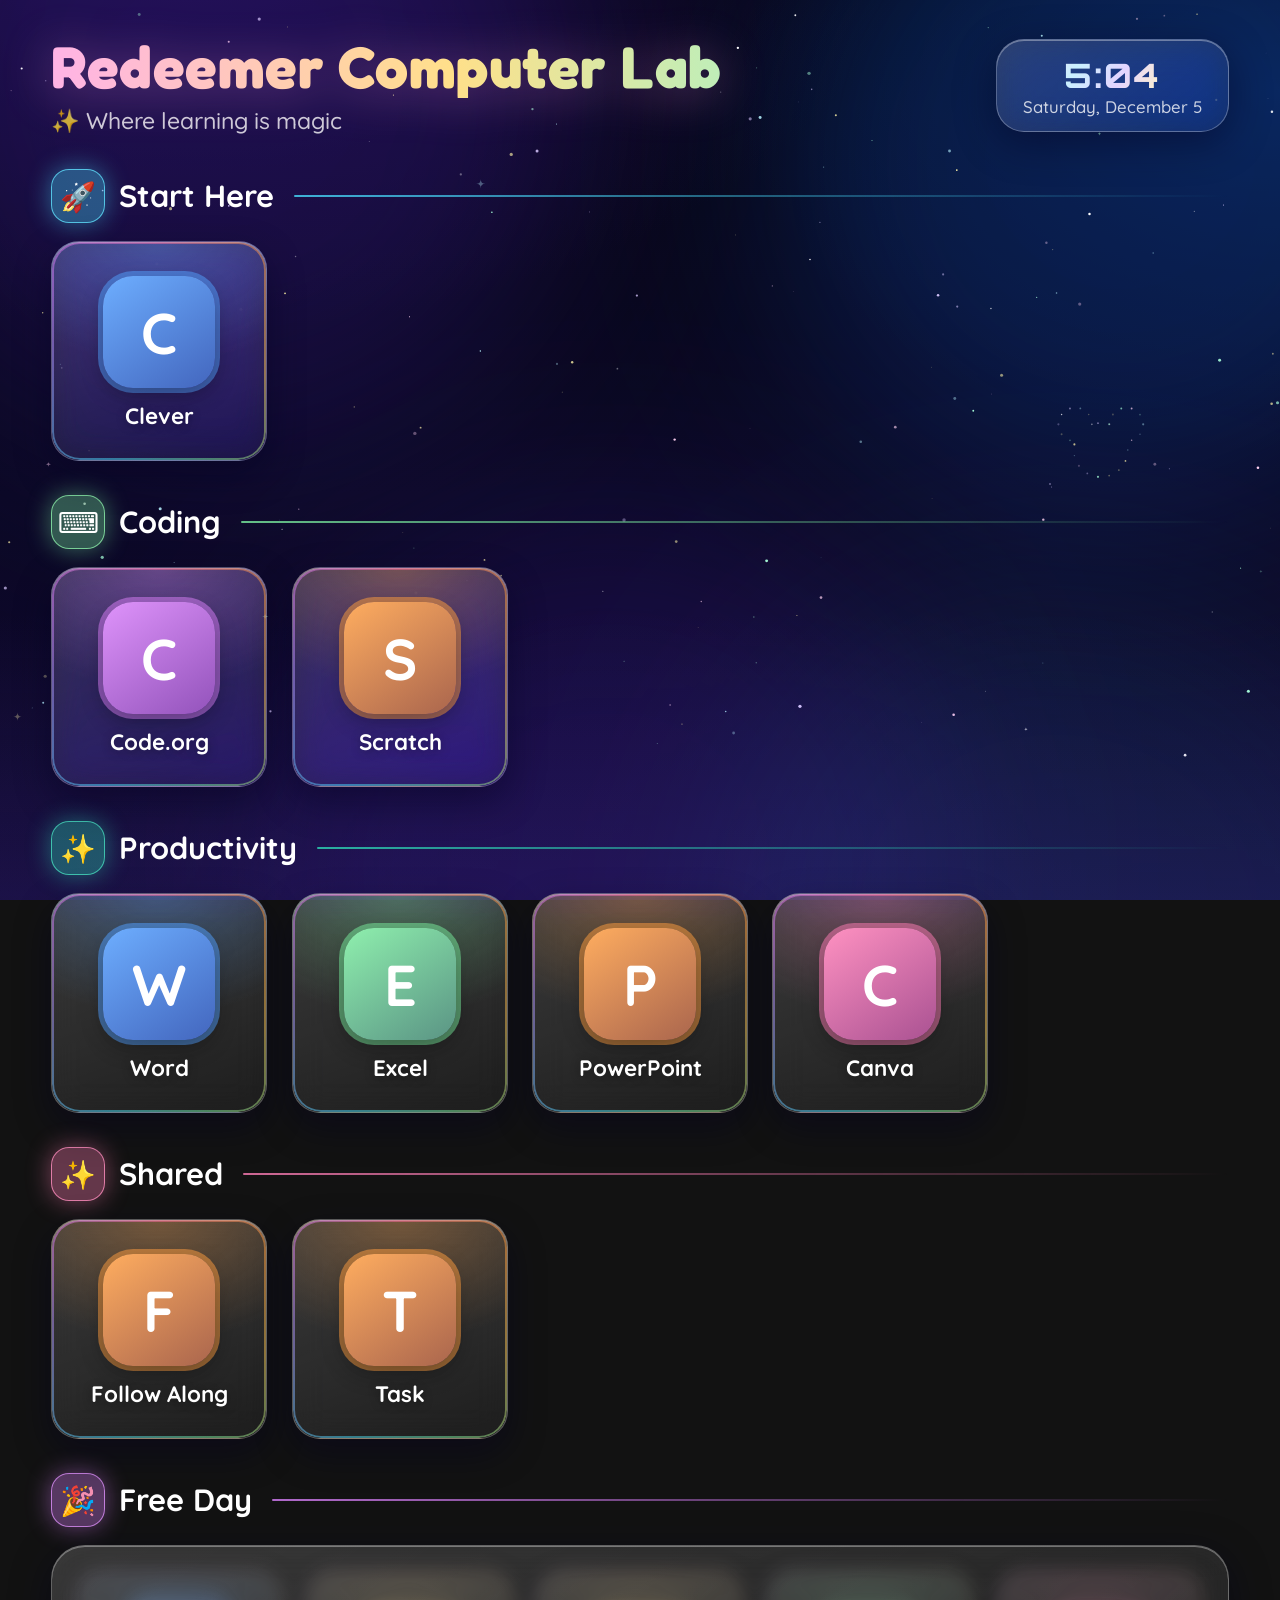
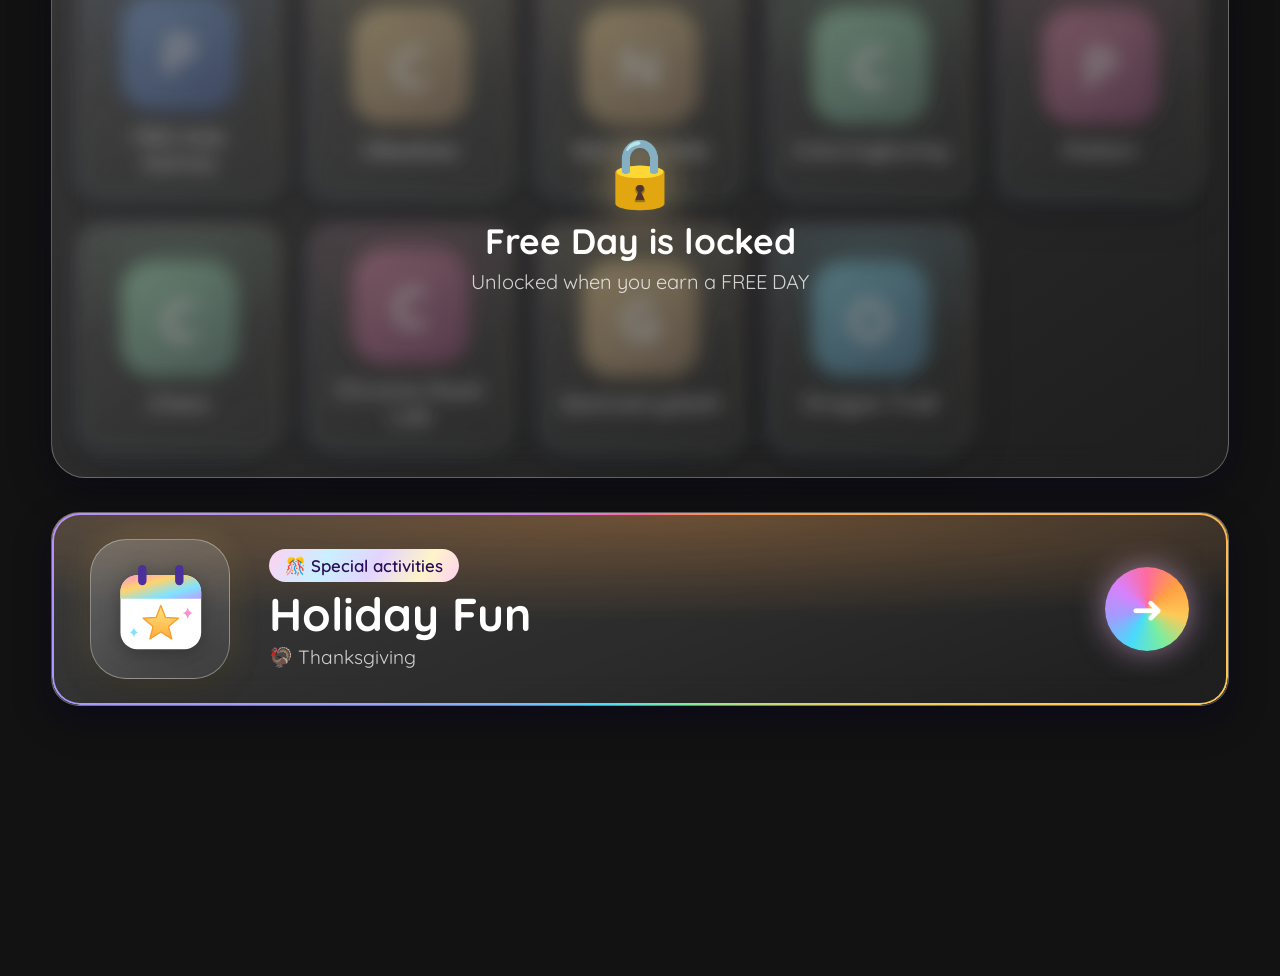
<file: index.html>
<!doctype html>
<html lang="en">
<head>
  <meta charset="utf-8">
  <meta name="viewport" content="width=device-width, initial-scale=1">
  <title>Redeemer Computer Lab</title>
  <meta name="robots" content="noindex">
  <link rel="icon" href="data:image/svg+xml,<svg xmlns='http://www.w3.org/2000/svg' viewBox='0 0 100 100'><text y='.9em' font-size='90'>✨</text></svg>">
  <link rel="preconnect" href="https://fonts.googleapis.com">
  <link rel="preconnect" href="https://fonts.gstatic.com" crossorigin>
  <link href="https://fonts.googleapis.com/css2?family=Fredoka:wght@600;700&family=Quicksand:wght@500;600;700&family=Orbitron:wght@600;800&display=swap" rel="stylesheet">
  <link rel="stylesheet" href="css/magic.css?v=20261115">
  <link rel="stylesheet" href="css/student.css?v=20261115">
</head>
<body>
  <main class="page">
    <header class="hero">
      <div class="hero-text">
        <h1 id="class-name" class="holo-text">Redeemer Computer Lab</h1>
        <p id="tagline" class="tagline"></p>
      </div>
      <div id="clock" class="clock glass" hidden>
        <div class="clock-time" id="clock-time">--:--</div>
        <div class="clock-date" id="clock-date"></div>
      </div>
    </header>

    <div id="grade-banner" class="grade-banner" hidden></div>
    <div id="spotlight"></div>
    <div id="sections"></div>

    <div id="loading" class="loading">
      <div class="loading-star">✦</div>
      <p>Getting the magic ready…</p>
    </div>
  </main>

  <script src="js/common.js?v=20261115"></script>
  <script src="js/sky.js?v=20261115"></script>
  <script src="js/student.js?v=20261115"></script>
</body>
</html>
</file>
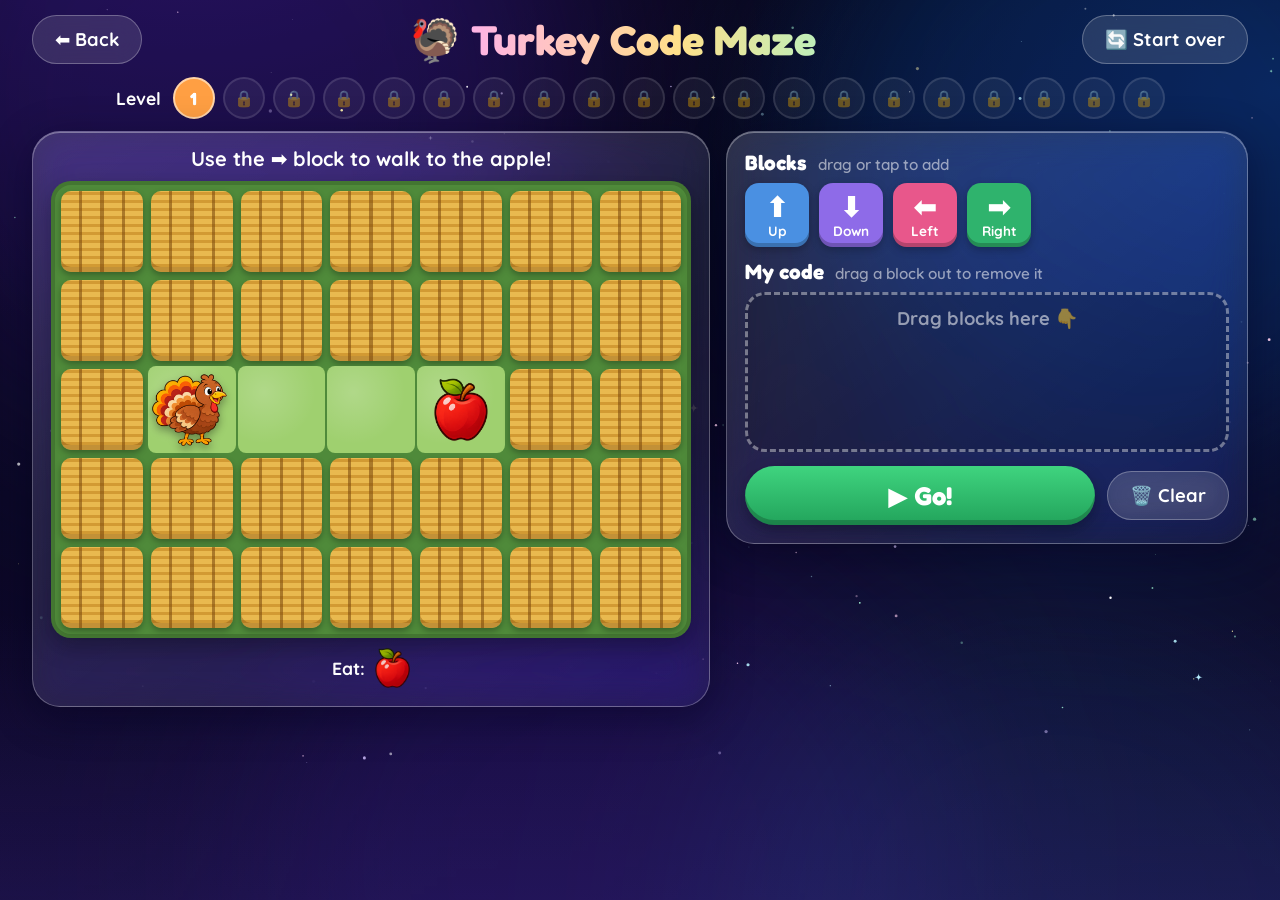
<file: holiday/maze/index.html>
<!doctype html>
<html lang="en">
<head>
  <meta charset="utf-8">
  <meta name="viewport" content="width=device-width, initial-scale=1">
  <title>Turkey Code Maze</title>
  <meta name="robots" content="noindex">
  <link rel="icon" href="data:image/svg+xml,<svg xmlns='http://www.w3.org/2000/svg' viewBox='0 0 100 100'><text y='.9em' font-size='90'>🦃</text></svg>">
  <link rel="preconnect" href="https://fonts.googleapis.com">
  <link rel="preconnect" href="https://fonts.gstatic.com" crossorigin>
  <link href="https://fonts.googleapis.com/css2?family=Fredoka:wght@600;700&family=Quicksand:wght@500;600;700&display=swap" rel="stylesheet">
  <link rel="stylesheet" href="../../css/magic.css">
  <link rel="stylesheet" href="../activity.css">
  <link rel="stylesheet" href="maze.css?v=20261116">
</head>
<body class="gate-pending">
  <main class="activity-page">
    <header class="activity-top">
      <a class="pill-btn" href="../../holidays.html">⬅️ Back</a>
      <h1><span aria-hidden="true">🦃</span> <span class="holo-text">Turkey Code Maze</span></h1>
      <button class="pill-btn" id="start-over" type="button">🔄 Start over</button>
    </header>

    <nav class="levels" id="levels" aria-label="Levels"></nav>

    <div class="maze-layout">
      <section class="board-side glass">
        <p class="hint" id="hint"></p>
        <div class="board" id="board" aria-label="Maze"></div>
        <div class="food-list" id="food-list" aria-label="Food to eat"></div>
      </section>

      <section class="code-side glass">
        <h2>Blocks <span class="sub">drag or tap to add</span></h2>
        <div class="tray" id="tray"></div>

        <h2>My code <span class="sub">drag a block out to remove it</span></h2>
        <div class="program" id="program">
          <p class="program-hint" id="program-hint">Drag blocks here 👇</p>
        </div>

        <div class="run-row">
          <button class="go-btn" id="go" type="button">▶️ Go!</button>
          <button class="pill-btn" id="clear" type="button">🗑️ Clear</button>
        </div>
        <div class="message" id="message" hidden></div>
      </section>
    </div>
  </main>

  <script src="../gate.js" data-activity="coding-maze"></script>
  <script src="../../js/sky.js"></script>
  <script src="levels.js?v=20261116"></script>
  <script src="maze.js?v=20261116b"></script>
</body>
</html>
</file>
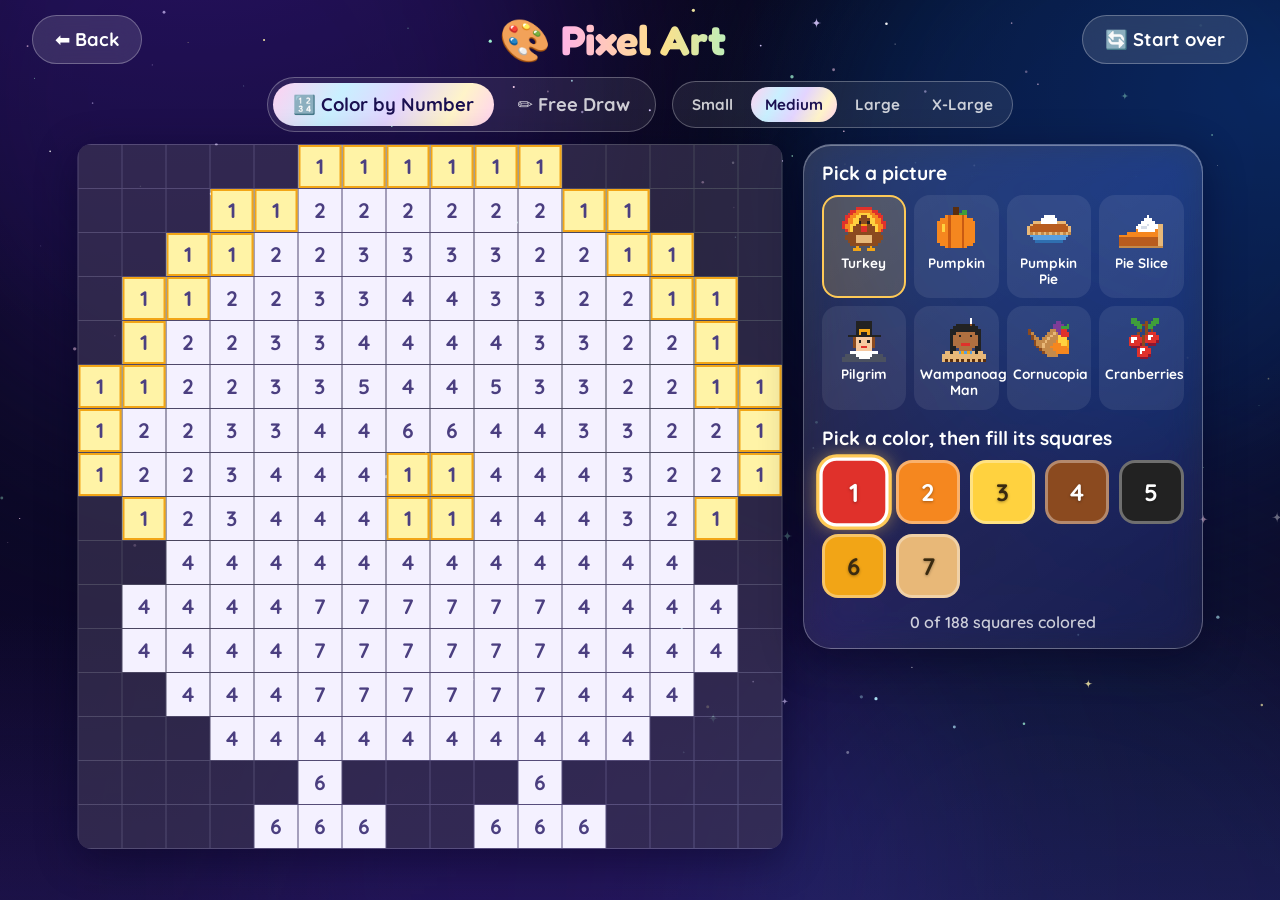
<file: holiday/pixel-art/index.html>
<!doctype html>
<html lang="en">
<head>
  <meta charset="utf-8">
  <meta name="viewport" content="width=device-width, initial-scale=1">
  <title>Pixel Art</title>
  <meta name="robots" content="noindex">
  <link rel="icon" href="data:image/svg+xml,<svg xmlns='http://www.w3.org/2000/svg' viewBox='0 0 100 100'><text y='.9em' font-size='90'>🎨</text></svg>">
  <link rel="preconnect" href="https://fonts.googleapis.com">
  <link rel="preconnect" href="https://fonts.gstatic.com" crossorigin>
  <link href="https://fonts.googleapis.com/css2?family=Fredoka:wght@600;700&family=Quicksand:wght@500;600;700&display=swap" rel="stylesheet">
  <link rel="stylesheet" href="../../css/magic.css">
  <link rel="stylesheet" href="../activity.css">
  <link rel="stylesheet" href="pixel.css?v=20261116">
</head>
<body class="gate-pending">
  <main class="activity-page">
    <header class="activity-top">
      <a class="pill-btn" href="../../holidays.html">⬅️ Back</a>
      <h1><span aria-hidden="true">🎨</span> <span class="holo-text">Pixel Art</span></h1>
      <button class="pill-btn" id="start-over" type="button">🔄 Start over</button>
    </header>

    <div class="options">
      <div class="seg" id="mode-picker" role="tablist" aria-label="Activity">
        <button type="button" data-mode="number" aria-selected="true">🔢 Color by Number</button>
        <button type="button" data-mode="free" aria-selected="false">✏️ Free Draw</button>
      </div>
      <div class="seg small" id="size-picker" aria-label="Grid size">
        <button type="button" data-size="small">Small</button>
        <button type="button" data-size="medium">Medium</button>
        <button type="button" data-size="large">Large</button>
        <button type="button" data-size="xlarge">X-Large</button>
      </div>
    </div>

    <div class="workspace">
      <div class="board" id="board"></div>

      <aside class="side glass">
        <div id="picture-panel">
          <h2>Pick a picture</h2>
          <div class="pictures" id="pictures"></div>
        </div>
        <h2 id="palette-title">Pick a color</h2>
        <div class="palette" id="palette"></div>
        <p class="progress" id="progress"></p>
        <p class="done-banner" id="done-banner" hidden></p>
      </aside>
    </div>
  </main>

  <script src="../gate.js" data-activity="pixel-art"></script>
  <script src="../../js/sky.js"></script>
  <script src="pictures.js?v=20261116c"></script>
  <script src="pixel.js?v=20261116b"></script>
</body>
</html>
</file>
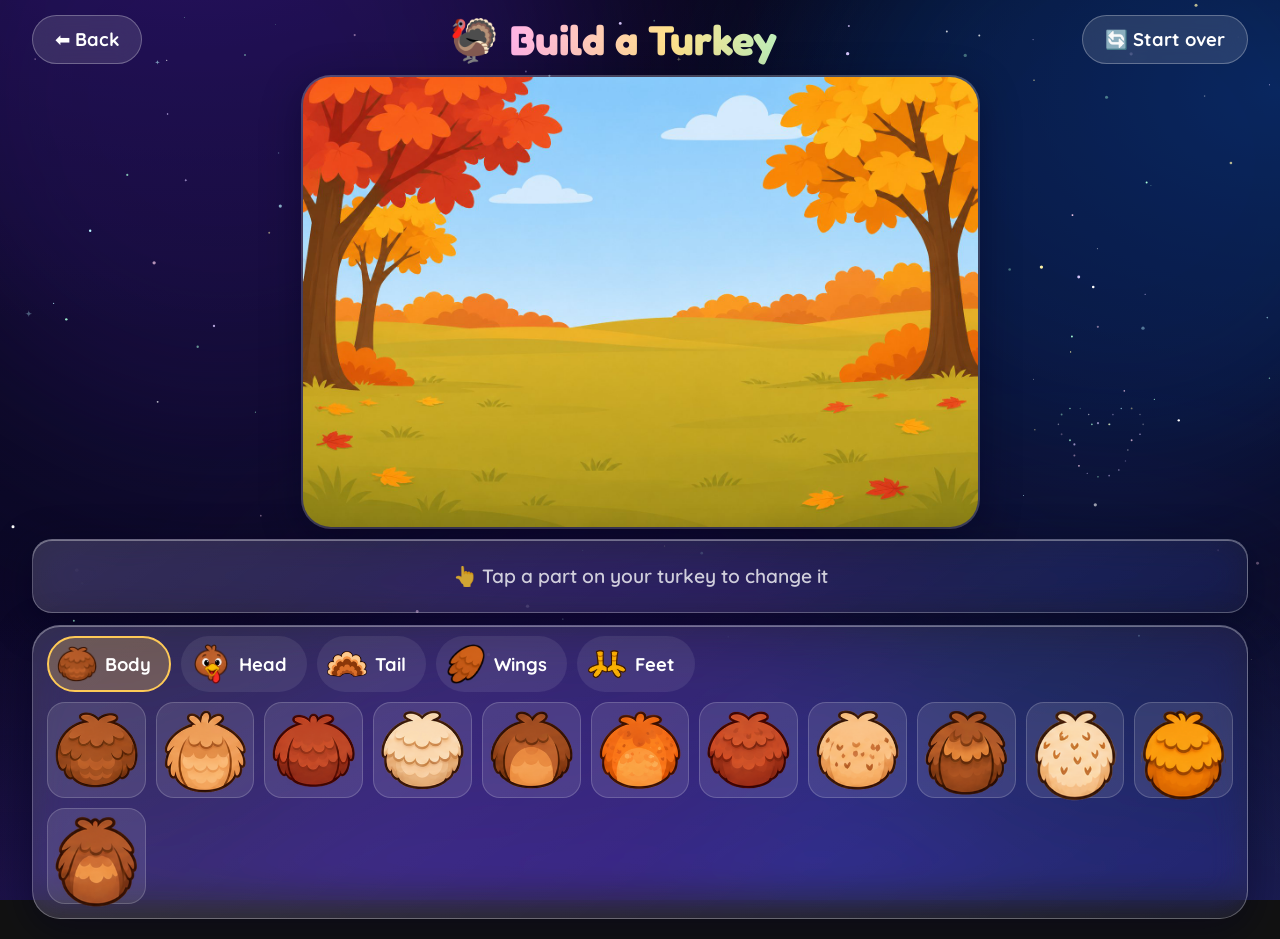
<file: holiday/turkey/index.html>
<!doctype html>
<html lang="en">
<head>
  <meta charset="utf-8">
  <meta name="viewport" content="width=device-width, initial-scale=1">
  <title>Build a Turkey</title>
  <meta name="robots" content="noindex">
  <link rel="icon" href="data:image/svg+xml,<svg xmlns='http://www.w3.org/2000/svg' viewBox='0 0 100 100'><text y='.9em' font-size='90'>🦃</text></svg>">
  <link rel="preconnect" href="https://fonts.googleapis.com">
  <link rel="preconnect" href="https://fonts.gstatic.com" crossorigin>
  <link href="https://fonts.googleapis.com/css2?family=Fredoka:wght@600;700&family=Quicksand:wght@500;600;700&display=swap" rel="stylesheet">
  <link rel="stylesheet" href="../../css/magic.css">
  <link rel="stylesheet" href="../activity.css">
  <link rel="stylesheet" href="turkey.css">
</head>
<body class="gate-pending">
  <main class="activity-page">
    <header class="activity-top">
      <a class="pill-btn" href="../../holidays.html">⬅️ Back</a>
      <h1><span aria-hidden="true">🦃</span> <span class="holo-text">Build a Turkey</span></h1>
      <button class="pill-btn" id="start-over" type="button">🔄 Start over</button>
    </header>

    <div class="scene-wrap">
      <div class="scene" id="scene" aria-label="Fall meadow. Drag turkey parts here."></div>
    </div>

    <div class="tools glass" id="tools">
      <span class="tools-hint" id="tools-hint">👆 Tap a part on your turkey to change it</span>
      <div class="tools-buttons" id="tools-buttons" hidden>
        <button type="button" data-tool="smaller" title="Smaller">➖<span>Smaller</span></button>
        <button type="button" data-tool="bigger" title="Bigger">➕<span>Bigger</span></button>
        <button type="button" data-tool="left" title="Turn left">↺<span>Turn</span></button>
        <button type="button" data-tool="right" title="Turn right">↻<span>Turn</span></button>
        <button type="button" data-tool="flip" title="Flip">⇆<span>Flip</span></button>
        <button type="button" data-tool="front" title="Bring to front">⬆️<span>Front</span></button>
        <button type="button" data-tool="back" title="Send to back">⬇️<span>Back</span></button>
        <button type="button" data-tool="remove" class="danger" title="Remove">🗑️<span>Remove</span></button>
      </div>
    </div>

    <section class="tray glass" id="tray">
      <div class="tray-tabs" id="tray-tabs" role="tablist"></div>
      <p class="drag-hint" id="drag-hint" role="status" hidden>✋ Hold the mouse button down and drag the part onto the meadow!</p>
      <div class="tray-items" id="tray-items"></div>
    </section>
  </main>

  <script src="../gate.js" data-activity="build-a-turkey"></script>
  <script src="../../js/sky.js"></script>
  <script src="turkey.js"></script>
</body>
</html>
</file>
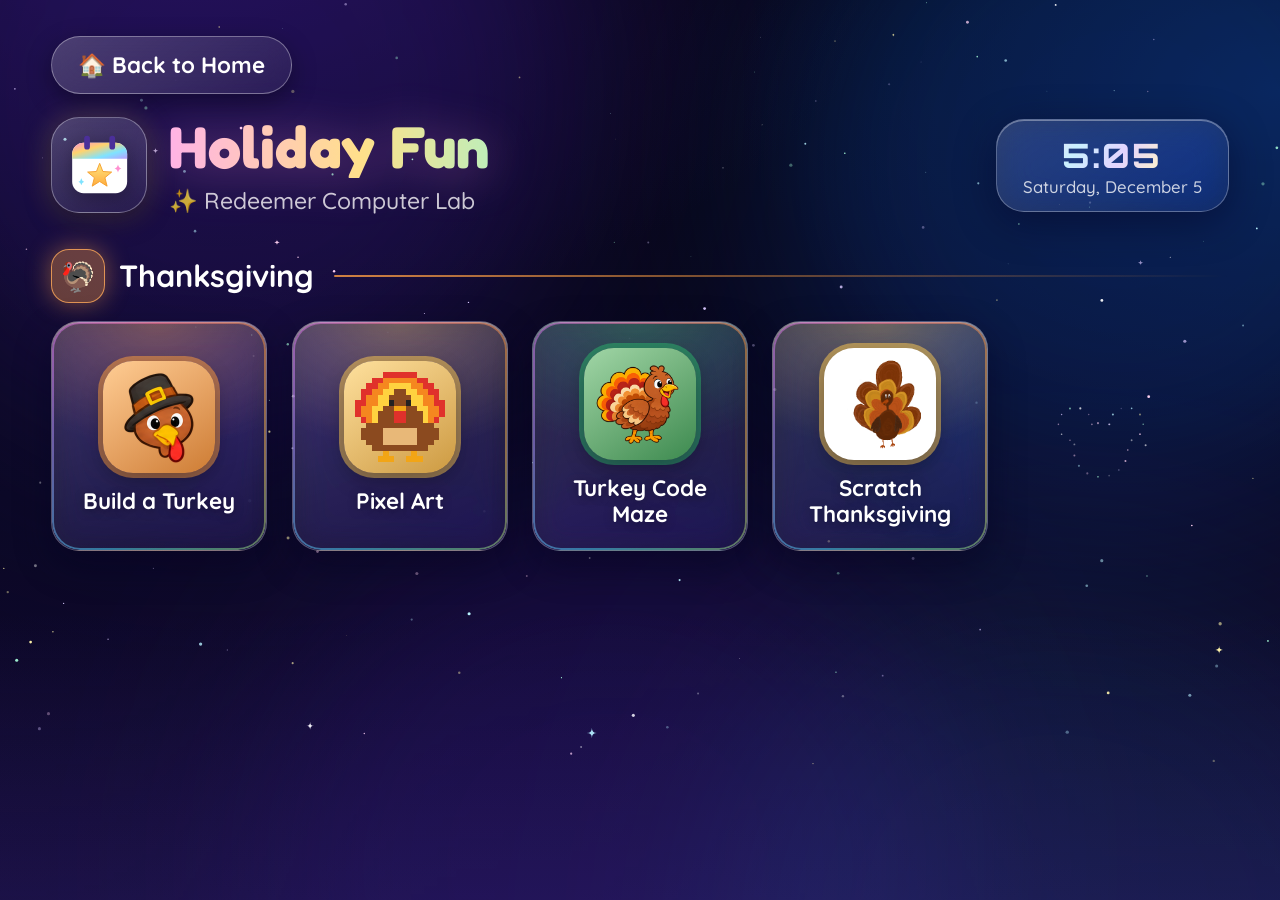
<file: holidays.html>
<!doctype html>
<html lang="en">
<head>
  <meta charset="utf-8">
  <meta name="viewport" content="width=device-width, initial-scale=1">
  <title>Holiday Fun</title>
  <meta name="robots" content="noindex">
  <link rel="icon" href="data:image/svg+xml,<svg xmlns='http://www.w3.org/2000/svg' viewBox='0 0 100 100'><text y='.9em' font-size='90'>🌟</text></svg>">
  <link rel="preconnect" href="https://fonts.googleapis.com">
  <link rel="preconnect" href="https://fonts.gstatic.com" crossorigin>
  <link href="https://fonts.googleapis.com/css2?family=Fredoka:wght@600;700&family=Quicksand:wght@500;600;700&family=Orbitron:wght@600;800&display=swap" rel="stylesheet">
  <link rel="stylesheet" href="css/magic.css?v=20261115">
  <link rel="stylesheet" href="css/student.css?v=20261115">
</head>
<body data-page="holidays">
  <main class="page">
    <a class="back-home" href="./">🏠 Back to Home</a>

    <header class="hero">
      <div class="hero-text hero-with-icon">
        <div class="holiday-icon hero-icon" id="hero-icon"></div>
        <div>
          <h1 id="class-name" class="holo-text">Holiday Fun</h1>
          <p id="tagline" class="tagline"></p>
        </div>
      </div>
      <div id="clock" class="clock glass" hidden>
        <div class="clock-time" id="clock-time">--:--</div>
        <div class="clock-date" id="clock-date"></div>
      </div>
    </header>

    <div id="grade-banner" class="grade-banner" hidden></div>
    <div id="sections"></div>

    <div id="loading" class="loading">
      <div class="loading-star">✦</div>
      <p>Getting the magic ready…</p>
    </div>
  </main>

  <script src="js/common.js?v=20261115"></script>
  <script src="js/sky.js?v=20261115"></script>
  <script>document.getElementById('hero-icon').innerHTML = Lab.holidayIcon('hero');</script>
  <script src="js/student.js?v=20261115"></script>
</body>
</html>
</file>
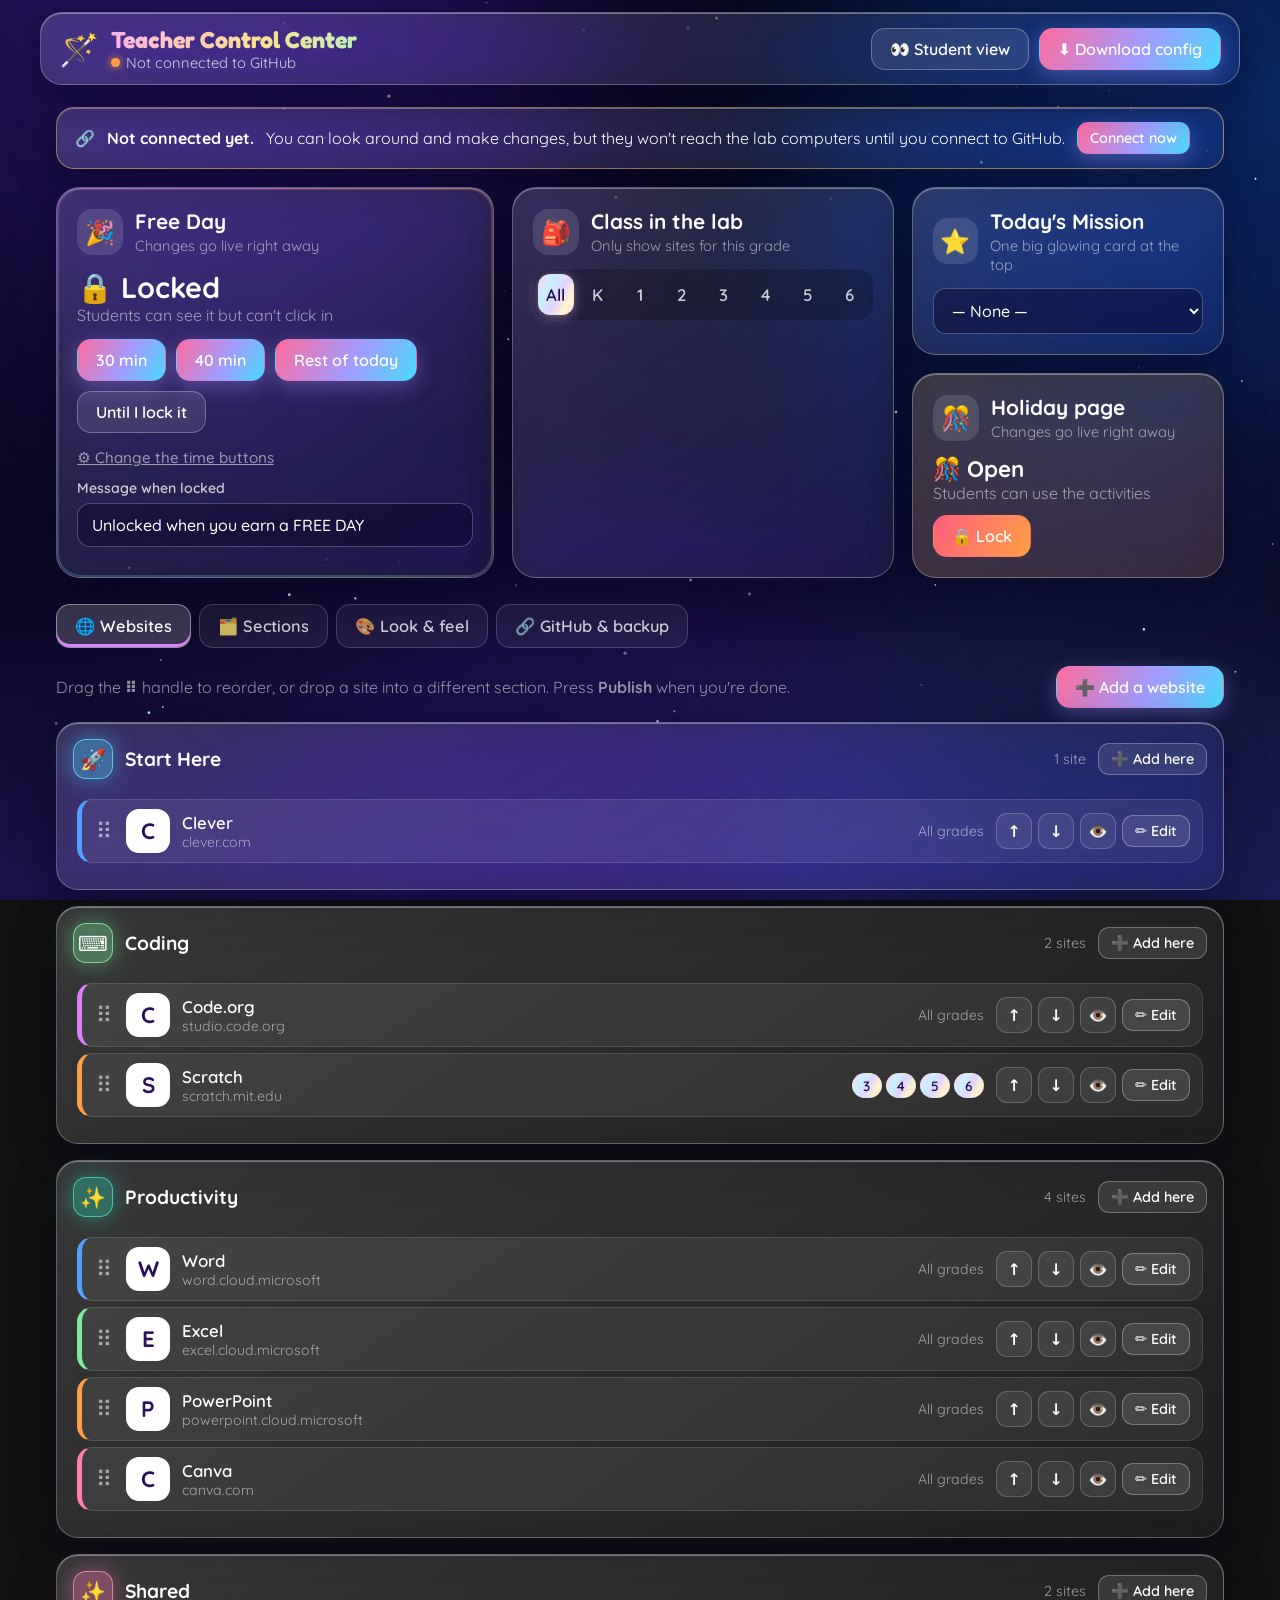
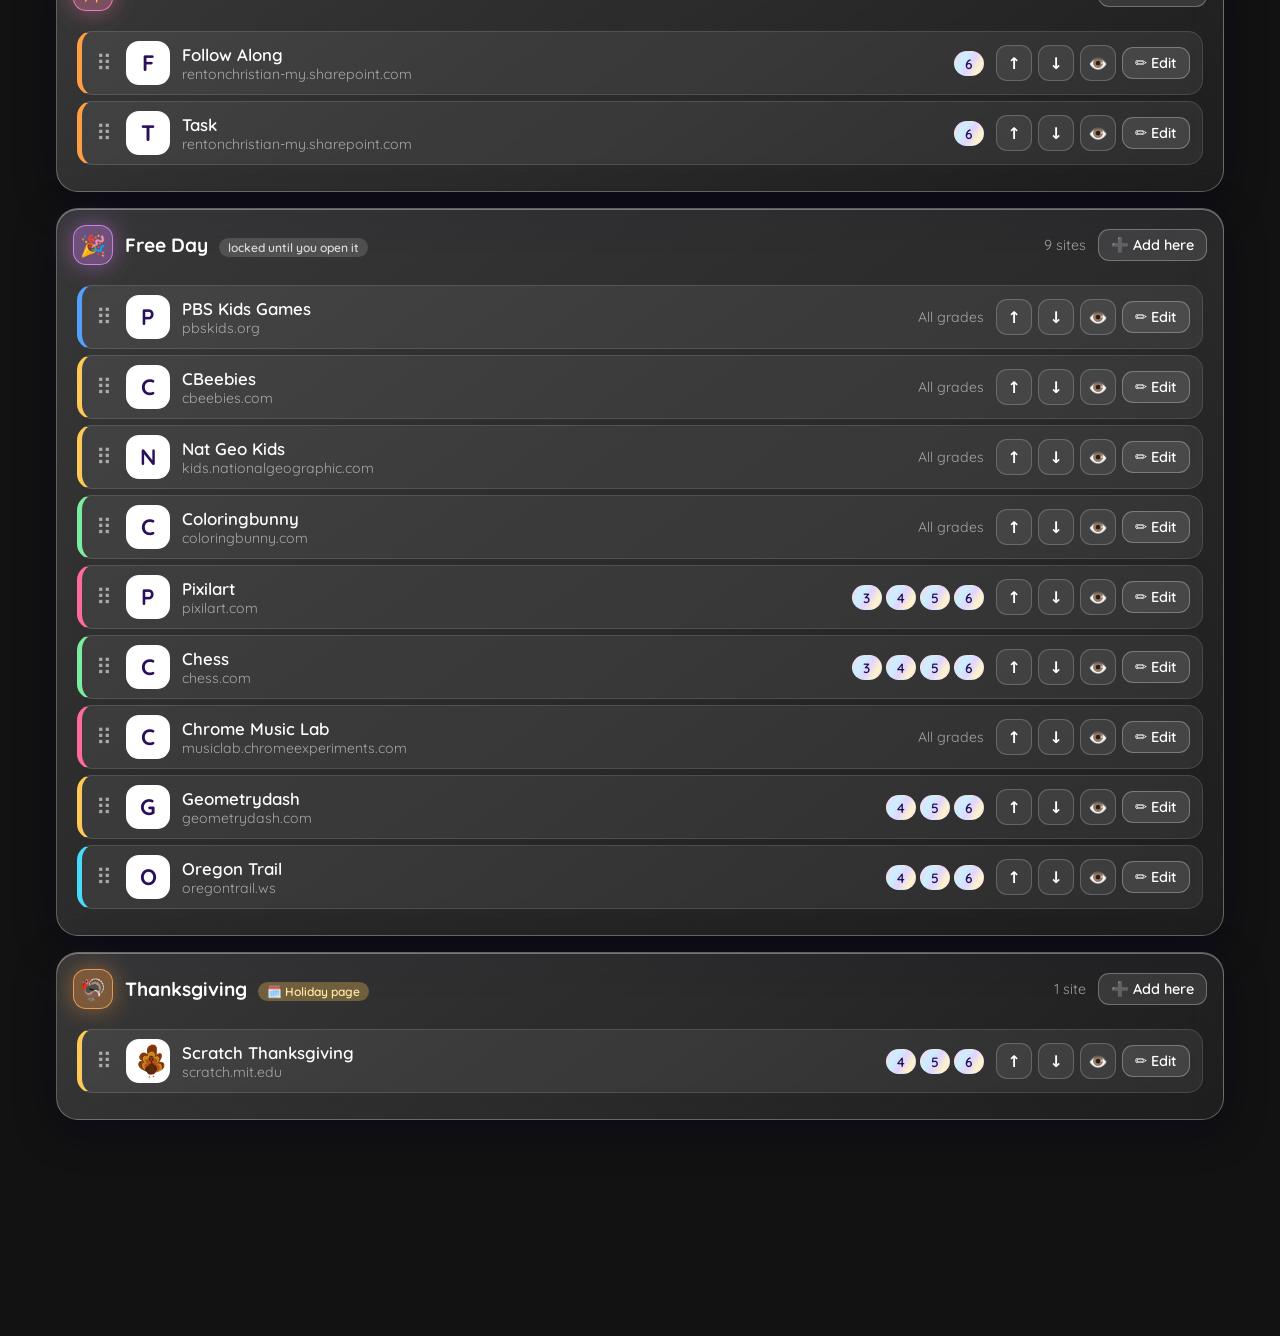
<file: teacher.html>
<!doctype html>
<html lang="en">
<head>
  <meta charset="utf-8">
  <meta name="viewport" content="width=device-width, initial-scale=1">
  <title>Teacher Control Center</title>
  <meta name="robots" content="noindex">
  <link rel="icon" href="data:image/svg+xml,<svg xmlns='http://www.w3.org/2000/svg' viewBox='0 0 100 100'><text y='.9em' font-size='90'>🪄</text></svg>">
  <link rel="preconnect" href="https://fonts.googleapis.com">
  <link rel="preconnect" href="https://fonts.gstatic.com" crossorigin>
  <link href="https://fonts.googleapis.com/css2?family=Fredoka:wght@600;700&family=Quicksand:wght@500;600;700&family=Orbitron:wght@600;800&display=swap" rel="stylesheet">
  <link rel="stylesheet" href="css/magic.css?v=20261115">
  <link rel="stylesheet" href="css/student.css?v=20261115">
  <link rel="stylesheet" href="css/teacher.css?v=20261115">
</head>
<body class="teacher">
  <header class="topbar glass">
    <div class="brand">
      <span class="brand-icon">🪄</span>
      <div>
        <div class="brand-title holo-text">Teacher Control Center</div>
        <div class="brand-sub" id="conn-pill">Not connected</div>
      </div>
    </div>
    <div class="topbar-actions">
      <a class="btn ghost" href="./" target="_blank" rel="noopener">👀 Student view</a>
      <button class="btn ghost" id="lock-btn" hidden>🔒 Lock</button>
      <button class="btn primary" id="publish-btn" disabled>✨ All changes published</button>
    </div>
  </header>

  <main class="t-page">
    <div id="setup-banner" class="notice glass" hidden></div>

    <!-- Quick controls: these publish right away -->
    <section class="quick">
      <div class="quick-card glass holo-edge" id="freeday-card">
        <div class="quick-head">
          <span class="quick-emoji">🎉</span>
          <div>
            <h2>Free Day</h2>
            <p class="muted">Changes go live right away</p>
          </div>
        </div>
        <div class="freeday-state" id="freeday-state"></div>
        <div class="btn-row" id="freeday-actions"></div>
        <button type="button" class="link-btn fd-times-link" id="fd-times-toggle">⚙️ Change the time buttons</button>
        <div class="fd-times-editor" id="fd-times-editor" hidden>
          <label class="field compact">
            <span>Time buttons, in minutes <small class="muted">(separate with commas)</small></span>
            <input type="text" id="fd-times" placeholder="15, 30" inputmode="numeric">
          </label>
          <label class="field compact">
            <span>"Add more time" button, in minutes</span>
            <input type="text" id="fd-extend" placeholder="15" inputmode="numeric">
          </label>
          <div class="btn-row">
            <button type="button" class="btn small primary" id="fd-times-save">Save times</button>
            <button type="button" class="btn small ghost" id="fd-times-cancel">Cancel</button>
          </div>
        </div>
        <label class="field compact">
          <span>Message when locked</span>
          <input type="text" id="freeday-message" maxlength="80" placeholder="Ask your teacher to unlock it!">
        </label>
      </div>

      <div class="quick-card glass">
        <div class="quick-head">
          <span class="quick-emoji">🎒</span>
          <div>
            <h2>Class in the lab</h2>
            <p class="muted">Only show sites for this grade</p>
          </div>
        </div>
        <div class="segmented" id="grade-picker"></div>
      </div>

      <div class="quick-stack">
        <div class="quick-card glass">
          <div class="quick-head">
            <span class="quick-emoji">⭐</span>
            <div>
              <h2>Today's Mission</h2>
              <p class="muted">One big glowing card at the top</p>
            </div>
          </div>
          <select id="spotlight-select" class="select"></select>
        </div>

        <div class="quick-card glass" id="holiday-card">
          <div class="quick-head">
            <span class="quick-emoji">🎊</span>
            <div>
              <h2>Holiday page</h2>
              <p class="muted">Changes go live right away</p>
            </div>
          </div>
          <div class="holiday-gate" id="holiday-gate"></div>
        </div>
      </div>
    </section>

    <nav class="tabs" role="tablist">
      <button class="tab active" data-tab="sites" role="tab">🌐 Websites</button>
      <button class="tab" data-tab="sections" role="tab">🗂️ Sections</button>
      <button class="tab" data-tab="settings" role="tab">🎨 Look &amp; feel</button>
      <button class="tab" data-tab="connect" role="tab">🔗 GitHub &amp; backup</button>
    </nav>

    <!-- Websites -->
    <section class="tab-panel" id="tab-sites">
      <div class="panel-head">
        <p class="muted">Drag the <b>⠿</b> handle to reorder, or drop a site into a different section. Press <b>Publish</b> when you're done.</p>
        <button class="btn primary" id="add-site-btn">➕ Add a website</button>
      </div>
      <div id="site-groups"></div>
    </section>

    <!-- Sections -->
    <section class="tab-panel" id="tab-sections" hidden>
      <div class="panel-head">
        <p class="muted">Sections are the groups on the student page. Free Day is special and can't be removed.<br>
          Turn on <b>🗓️ Holiday page</b> to move a section onto the <a href="holidays.html" target="_blank" rel="noopener">Holiday Fun page ↗</a>. Use <b>👁️ Showing / 🙈 Hidden</b> to put a holiday away when its season ends.</p>
        <div class="btn-row">
          <button class="btn ghost" id="add-holiday-btn">🗓️ Add a holiday</button>
          <button class="btn primary" id="add-section-btn">➕ Add a section</button>
        </div>
      </div>
      <div id="section-list" class="stack"></div>

      <h3 class="sub-head">🎊 Holiday activities</h3>
      <p class="muted">Your own activities on the Holiday Fun page. Switching one changes the lab computers right away.</p>
      <div id="activity-list" class="stack"></div>
    </section>

    <!-- Settings -->
    <section class="tab-panel" id="tab-settings" hidden>
      <div class="glass panel-body form-grid">
        <label class="field">
          <span>Page title</span>
          <input type="text" id="set-className" maxlength="60">
        </label>
        <label class="field">
          <span>Tagline</span>
          <input type="text" id="set-tagline" maxlength="80">
        </label>
        <label class="field">
          <span>Holiday page title</span>
          <input type="text" id="set-holidayTitle" maxlength="40">
        </label>
        <label class="toggle">
          <input type="checkbox" id="set-showClock">
          <span class="switch"></span>
          <span>Show the clock</span>
        </label>
        <label class="toggle">
          <input type="checkbox" id="set-sparkles">
          <span class="switch"></span>
          <span>Pixie-dust sparkles follow the mouse</span>
        </label>
        <label class="toggle">
          <input type="checkbox" id="set-openInNewTab">
          <span class="switch"></span>
          <span>Open websites in a new tab <small class="muted">(off is easier for little ones — they just press Back)</small></span>
        </label>
      </div>
    </section>

    <!-- Connection -->
    <section class="tab-panel" id="tab-connect" hidden>
      <div class="glass panel-body">
        <h3>Connect to GitHub</h3>
        <p class="muted">This lets the control center save straight to your GitHub site, so every lab computer updates by itself. You only do this once per teacher computer.</p>
        <div class="form-grid three">
          <label class="field"><span>GitHub username</span><input type="text" id="gh-owner" autocomplete="off" spellcheck="false"></label>
          <label class="field"><span>Repository name</span><input type="text" id="gh-repo" autocomplete="off" spellcheck="false"></label>
          <label class="field"><span>Branch</span><input type="text" id="gh-branch" value="main" autocomplete="off" spellcheck="false"></label>
        </div>
        <label class="field">
          <span>Access token</span>
          <input type="password" id="gh-token" autocomplete="off" spellcheck="false" placeholder="github_pat_…">
        </label>
        <label class="toggle">
          <input type="checkbox" id="gh-remember" checked>
          <span class="switch"></span>
          <span>Remember on this computer, locked with a password <small class="muted">(only on <b>your</b> teacher computer — never a student one)</small></span>
        </label>
        <div class="form-grid two" id="password-fields">
          <label class="field">
            <span>Control center password</span>
            <input type="password" id="gh-password" autocomplete="new-password" placeholder="At least 6 characters">
          </label>
          <label class="field">
            <span>Type it again</span>
            <input type="password" id="gh-password2" autocomplete="new-password">
          </label>
        </div>
        <p class="muted small-note" id="password-note">You'll type this password to open the control center on this computer. Pick something students won't guess. To change it later, type a new one here and press Connect again.</p>
        <div class="btn-row">
          <button class="btn primary" id="gh-connect">🔗 Connect</button>
          <button class="btn ghost" id="gh-forget">Forget token</button>
        </div>

        <details class="help">
          <summary>How do I get an access token?</summary>
          <ol>
            <li>On GitHub, open <b>Settings → Developer settings → Personal access tokens → Fine-grained tokens</b>, then click <b>Generate new token</b>.</li>
            <li>Name it something like <i>Lab dashboard</i> and pick an expiration (up to a year).</li>
            <li>Under <b>Repository access</b>, choose <b>Only select repositories</b> and pick this site's repository.</li>
            <li>Under <b>Permissions → Repository permissions</b>, set <b>Contents</b> to <b>Read and write</b>.</li>
            <li>Click <b>Generate token</b>, copy it, and paste it above.</li>
          </ol>
          <p class="muted">The token can only change this one repository. If it ever gets out, delete it on GitHub and make a new one.</p>
        </details>
      </div>

      <div class="glass panel-body">
        <h3>Backup</h3>
        <p class="muted">Download a copy of all your sites and settings, or load one back in.</p>
        <div class="btn-row">
          <button class="btn ghost" id="export-btn">⬇️ Download backup</button>
          <label class="btn ghost file-btn">⬆️ Load a backup<input type="file" id="import-file" accept=".json,application/json"></label>
        </div>
      </div>
    </section>
  </main>

  <!-- Site editor -->
  <dialog id="site-dialog" class="dialog glass">
    <form method="dialog" id="site-form">
      <div class="dialog-head">
        <h2 id="site-dialog-title">Add a website</h2>
        <button type="button" class="icon-btn" data-close aria-label="Close">✕</button>
      </div>
      <div class="dialog-body">
        <div class="editor-fields">
          <label class="field"><span>Name kids will see</span><input type="text" id="f-name" required maxlength="40" placeholder="Epic"></label>
          <label class="field"><span>Website address</span><input type="url" id="f-url" required placeholder="https://www.getepic.com"></label>
          <label class="field"><span>Section</span><select id="f-section" class="select"></select></label>

          <div class="field">
            <span>Logo</span>
            <div class="segmented small" id="f-logo-mode">
              <button type="button" data-mode="auto">Website's icon</button>
              <button type="button" data-mode="link">Image link</button>
              <button type="button" data-mode="upload">Upload</button>
              <button type="button" data-mode="emoji">Emoji only</button>
            </div>
            <div class="logo-extra" data-for="link"><input type="url" id="f-logo-url" placeholder="https://…/logo.png"><small class="muted">Tip: right-click a logo on the site → <i>Copy image address</i>.</small></div>
            <div class="logo-extra" data-for="upload"><label class="btn ghost file-btn">📁 Choose a picture<input type="file" id="f-logo-file" accept="image/*"></label><small class="muted" id="f-upload-note">PNG or JPG. It'll be shrunk to fit.</small></div>
          </div>

          <label class="field"><span>Emoji <small class="muted">(used if the logo can't load)</small></span><input type="text" id="f-emoji" maxlength="4" placeholder="📚"></label>

          <div class="field">
            <span>Card color</span>
            <div class="swatches" id="f-colors"></div>
          </div>

          <div class="field">
            <span>Grades <small class="muted">(none picked = everyone)</small></span>
            <div class="chips" id="f-grades"></div>
          </div>

          <label class="toggle">
            <input type="checkbox" id="f-hidden">
            <span class="switch"></span>
            <span>Hide from students for now</span>
          </label>
        </div>

        <div class="editor-preview">
          <div class="muted preview-label">Preview</div>
          <div id="f-preview"></div>
        </div>
      </div>
      <div class="dialog-foot">
        <button type="button" class="btn danger ghost" id="f-delete">🗑 Remove</button>
        <span class="spacer"></span>
        <button type="button" class="btn ghost" data-close>Cancel</button>
        <button type="submit" class="btn primary" id="f-save">Save</button>
      </div>
    </form>
  </dialog>

  <!-- Password lock -->
  <div id="lock-screen" class="lock-screen" hidden>
    <form class="lock-card glass holo-edge" id="lock-form" autocomplete="off">
      <div class="lock-emoji">🪄</div>
      <h1 class="holo-text">Teacher Control Center</h1>
      <p class="muted">Enter your password to continue.</p>
      <input type="password" id="lock-password" class="lock-input" autocomplete="current-password" aria-label="Password">
      <div id="lock-error" class="lock-error" hidden></div>
      <button type="submit" class="btn primary lock-submit" id="lock-submit">🔓 Unlock</button>
      <button type="button" class="link-btn" id="lock-forgot">Forgot password?</button>
    </form>
  </div>

  <div id="toasts" class="toasts" aria-live="polite"></div>

  <script src="js/common.js?v=20261115"></script>
  <script src="js/sky.js?v=20261115"></script>
  <script src="js/github.js?v=20261115"></script>
  <script src="js/teacher.js?v=20261115"></script>
</body>
</html>
</file>
<file: css/magic.css>
/* ==========================================================
   Shared theme: night sky, aurora, glass, holographic edges
   ========================================================== */

@property --holo-angle {
  syntax: '<angle>';
  initial-value: 0deg;
  inherits: false;
}

:root {
  --night-1: #03030d;
  --night-2: #0a0824;
  --night-3: #140a33;
  --ink: #ffffff;
  --ink-soft: rgba(255, 255, 255, 0.78);
  --ink-faint: rgba(255, 255, 255, 0.55);

  --glass: rgba(255, 255, 255, 0.10);
  --glass-strong: rgba(255, 255, 255, 0.16);
  --glass-edge: rgba(255, 255, 255, 0.28);
  --glass-shadow: 0 10px 40px rgba(5, 0, 30, 0.45);

  --rainbow: #ff6b9d, #ff9f43, #feca57, #7bed9f, #48dbfb, #a29bfe, #d980fa, #ff6b9d;
  --holo-soft: linear-gradient(120deg, #ffd1f1, #c9f0ff 30%, #e3d4ff 55%, #fff4c9 80%, #ffd1f1);

  --radius-lg: 28px;
  --radius-md: 20px;
  --radius-sm: 14px;

  --font: 'Quicksand', 'Nunito', 'Segoe UI', system-ui, sans-serif;
  --font-title: 'Fredoka', 'Quicksand', system-ui, sans-serif;
  --font-tech: 'Orbitron', 'Fredoka', system-ui, sans-serif;

  color-scheme: dark;
}

* { box-sizing: border-box; }
[hidden] { display: none !important; }

html, body { margin: 0; min-height: 100%; }

body {
  font-family: var(--font);
  color: var(--ink);
  background:
    radial-gradient(1200px 700px at 15% -10%, #1c0d4a 0%, transparent 60%),
    radial-gradient(900px 600px at 100% 10%, #071d47 0%, transparent 60%),
    linear-gradient(180deg, var(--night-1) 0%, var(--night-2) 55%, var(--night-3) 100%);
  background-attachment: fixed;
  overflow-x: hidden;
  -webkit-font-smoothing: antialiased;
}

/* ---------- Sky layers ---------- */

.sky {
  position: fixed;
  inset: 0;
  pointer-events: none;
  z-index: 0;
  overflow: hidden;
}

.aurora span {
  position: absolute;
  width: 55vmax;
  height: 55vmax;
  border-radius: 50%;
  filter: blur(90px);
  opacity: 0.3;
  mix-blend-mode: screen;
  animation: drift 26s ease-in-out infinite alternate;
}
.aurora span:nth-child(1) { background: #3a1c8f; top: -20vmax; left: -10vmax; }
.aurora span:nth-child(2) { background: #0f3f99; top: -15vmax; right: -15vmax; animation-delay: -8s; animation-duration: 32s; }
.aurora span:nth-child(3) { background: #2c1373; bottom: -25vmax; left: 20vw; animation-delay: -14s; animation-duration: 38s; }
.aurora span:nth-child(4) { background: #0b4a6b; bottom: -30vmax; right: -10vmax; opacity: 0.2; animation-delay: -4s; }

@keyframes drift {
  0%   { transform: translate(0, 0) scale(1); }
  50%  { transform: translate(6vw, 4vh) scale(1.12); }
  100% { transform: translate(-4vw, 8vh) scale(0.95); }
}

#stars {
  position: absolute;
  inset: 0;
  width: 100%;
  height: 100%;
}

.horizon-glow {
  position: absolute;
  left: 0; right: 0; bottom: 0;
  height: 32vh;
  background: linear-gradient(0deg, rgba(70, 60, 180, 0.16), transparent);
}

/* ---------- Glass ---------- */

.glass {
  background: linear-gradient(145deg, rgba(255, 255, 255, 0.16), rgba(255, 255, 255, 0.05));
  border: 1px solid var(--glass-edge);
  box-shadow: var(--glass-shadow), inset 0 1px 0 rgba(255, 255, 255, 0.35);
  backdrop-filter: blur(18px) saturate(160%);
  -webkit-backdrop-filter: blur(18px) saturate(160%);
  border-radius: var(--radius-lg);
}

/* Rainbow edge drawn as a masked ring */
.holo-edge { position: relative; isolation: isolate; }
.holo-edge::before {
  content: '';
  position: absolute;
  inset: 0;
  padding: 2px;
  border-radius: inherit;
  background: conic-gradient(from var(--holo-angle), var(--rainbow));
  -webkit-mask: linear-gradient(#000 0 0) content-box, linear-gradient(#000 0 0);
  -webkit-mask-composite: xor;
  mask: linear-gradient(#000 0 0) content-box, linear-gradient(#000 0 0);
  mask-composite: exclude;
  opacity: 0.5;
  transition: opacity 0.3s ease;
  animation: holo-spin 6s linear infinite;
  pointer-events: none;
  z-index: 2;
}
@keyframes holo-spin { to { --holo-angle: 360deg; } }

.holo-text {
  background: linear-gradient(90deg, #ffb3e6, #ffe08a, #9ff5d0, #9ad8ff, #d5b8ff, #ffb3e6);
  background-size: 300% 100%;
  -webkit-background-clip: text;
  background-clip: text;
  color: transparent;
  animation: holo-slide 10s linear infinite;
}
@keyframes holo-slide { to { background-position: 300% 0; } }

/* ---------- Sparkles ---------- */

.sparkle {
  position: fixed;
  pointer-events: none;
  z-index: 9999;
  width: 14px;
  height: 14px;
  margin: -7px 0 0 -7px;
  background: var(--c, #fff);
  clip-path: polygon(50% 0, 61% 39%, 100% 50%, 61% 61%, 50% 100%, 39% 61%, 0 50%, 39% 39%);
  animation: sparkle-fade var(--life, 800ms) ease-out forwards;
  filter: drop-shadow(0 0 6px var(--c, #fff));
}
@keyframes sparkle-fade {
  0%   { transform: translate(0, 0) scale(0.2) rotate(0deg); opacity: 1; }
  30%  { transform: translate(calc(var(--dx) * 0.4), calc(var(--dy) * 0.4)) scale(1) rotate(60deg); opacity: 1; }
  100% { transform: translate(var(--dx), var(--dy)) scale(0) rotate(160deg); opacity: 0; }
}

/* ---------- Motion safety ---------- */

@media (prefers-reduced-motion: reduce) {
  *, *::before, *::after {
    animation-duration: 0.001ms !important;
    animation-iteration-count: 1 !important;
    transition-duration: 0.001ms !important;
  }
}
</file>
<file: css/student.css>
/* ==========================================================
   Student dashboard
   ========================================================== */

.page {
  position: relative;
  z-index: 1;
  max-width: 1400px;
  margin: 0 auto;
  padding: 36px clamp(16px, 4vw, 56px) 260px;
}

/* ---------- Header ---------- */

.hero {
  display: flex;
  align-items: center;
  justify-content: space-between;
  gap: 24px;
  margin-bottom: 28px;
  flex-wrap: wrap;
}

.hero h1 {
  margin: 0;
  font-family: var(--font-title);
  font-size: clamp(2.2rem, 4.6vw, 3.8rem);
  font-weight: 700;
  line-height: 1.05;
  letter-spacing: 0.5px;
  filter: drop-shadow(0 4px 24px rgba(255, 150, 230, 0.35));
}

.tagline {
  margin: 8px 0 0;
  font-size: clamp(1.1rem, 1.8vw, 1.45rem);
  color: var(--ink-soft);
  font-weight: 500;
}
.tagline::before { content: '✨ '; }
.tagline:empty { display: none; }

.clock {
  padding: 14px 26px;
  text-align: center;
  min-width: 200px;
}
.clock-time {
  font-family: var(--font-tech);
  font-weight: 800;
  font-size: 2.1rem;
  letter-spacing: 2px;
  background: var(--holo-soft);
  -webkit-background-clip: text;
  background-clip: text;
  color: transparent;
}
.clock-date {
  font-size: 1.05rem;
  color: var(--ink-soft);
  font-weight: 500;
}

.grade-banner {
  display: inline-flex;
  align-items: center;
  gap: 10px;
  margin: 0 0 22px;
  padding: 10px 22px;
  border-radius: 999px;
  font-size: 1.25rem;
  font-weight: 600;
  background: linear-gradient(90deg, rgba(255, 107, 157, 0.35), rgba(162, 155, 254, 0.35), rgba(72, 219, 251, 0.35));
  border: 1px solid var(--glass-edge);
  backdrop-filter: blur(12px);
}

/* ---------- Sections ---------- */

.section { margin: 34px 0 10px; }

.section-title {
  display: flex;
  align-items: center;
  gap: 14px;
  margin: 0 0 18px;
  font-size: clamp(1.5rem, 2.4vw, 2rem);
  font-weight: 700;
}
.section-emoji {
  display: grid;
  place-items: center;
  width: 54px;
  height: 54px;
  border-radius: 18px;
  font-size: 1.8rem;
  background: color-mix(in srgb, var(--accent) 35%, transparent);
  border: 1px solid color-mix(in srgb, var(--accent) 70%, white 10%);
  box-shadow: 0 0 24px color-mix(in srgb, var(--accent) 45%, transparent);
}
.section-title::after {
  content: '';
  flex: 1;
  height: 2px;
  margin-left: 6px;
  border-radius: 2px;
  background: linear-gradient(90deg, color-mix(in srgb, var(--accent) 80%, transparent), transparent);
}

.grid {
  display: grid;
  grid-template-columns: repeat(auto-fill, minmax(190px, 1fr));
  gap: 24px;
}

/* ---------- Cards ---------- */

.card {
  --accent: #a29bfe;
  --rx: 0deg;
  --ry: 0deg;
  position: relative;
  display: flex;
  flex-direction: column;
  align-items: center;
  justify-content: center;
  gap: 16px;
  min-height: 220px;
  padding: 26px 16px 22px;
  text-decoration: none;
  color: var(--ink);
  border-radius: var(--radius-lg);
  background:
    radial-gradient(120% 80% at 50% 0%, color-mix(in srgb, var(--accent) 30%, transparent), transparent 70%),
    linear-gradient(160deg, rgba(255, 255, 255, 0.18), rgba(255, 255, 255, 0.05));
  border: 1px solid rgba(255, 255, 255, 0.25);
  box-shadow:
    0 14px 36px rgba(5, 0, 30, 0.45),
    0 0 0 0 color-mix(in srgb, var(--accent) 0%, transparent),
    inset 0 1px 0 rgba(255, 255, 255, 0.4);
  backdrop-filter: blur(16px) saturate(170%);
  -webkit-backdrop-filter: blur(16px) saturate(170%);
  transform: perspective(800px) rotateX(var(--rx)) rotateY(var(--ry));
  transition: transform 0.25s ease, box-shadow 0.3s ease;
  overflow: hidden;
  cursor: pointer;
  outline: none;
}

/* moving glare */
.card::after {
  content: '';
  position: absolute;
  inset: 0;
  border-radius: inherit;
  background: linear-gradient(115deg, transparent 30%, rgba(255, 255, 255, 0.35) 45%, rgba(200, 240, 255, 0.15) 52%, transparent 65%);
  transform: translateX(-120%);
  transition: transform 0.8s ease;
  pointer-events: none;
  z-index: 3;
}

.card:hover,
.card:focus-visible {
  transform: perspective(800px) rotateX(var(--rx)) rotateY(var(--ry)) translateY(-8px) scale(1.04);
  box-shadow:
    0 22px 50px rgba(5, 0, 30, 0.55),
    0 0 40px 4px color-mix(in srgb, var(--accent) 55%, transparent),
    inset 0 1px 0 rgba(255, 255, 255, 0.5);
}
.card:hover::before,
.card:focus-visible::before { opacity: 1; }
.card:hover::after,
.card:focus-visible::after { transform: translateX(120%); }
.card:focus-visible { outline: 4px solid #fff; outline-offset: 4px; }
.card:active { transform: perspective(800px) translateY(-2px) scale(0.98); }

.logo-tile {
  position: relative;
  z-index: 1;
  display: grid;
  place-items: center;
  width: 112px;
  height: 112px;
  border-radius: 30px;
  background: #fff;
  box-shadow:
    0 8px 22px rgba(0, 0, 0, 0.3),
    0 0 0 5px color-mix(in srgb, var(--accent) 55%, transparent);
  overflow: hidden;
}
.logo-tile img {
  width: 80%;
  height: 80%;
  object-fit: contain;
}
.logo-tile .emoji {
  font-size: 4rem;
  line-height: 1;
}
.logo-tile .letter {
  font-size: 3.6rem;
  font-weight: 700;
  color: var(--accent);
  filter: brightness(0.75) saturate(1.4);
}
.logo-tile.no-bg {
  background: linear-gradient(145deg, color-mix(in srgb, var(--accent) 85%, white), color-mix(in srgb, var(--accent) 60%, #2a0f5c));
}
.logo-tile.no-bg .letter { color: #fff; filter: none; }
.logo-tile.activity-tile {
  background: linear-gradient(145deg, color-mix(in srgb, var(--accent) 45%, #fff3d6), color-mix(in srgb, var(--accent) 70%, #5a2a0a));
}

.card-name {
  position: relative;
  z-index: 1;
  font-size: 1.4rem;
  font-weight: 700;
  text-align: center;
  line-height: 1.15;
  text-shadow: 0 2px 10px rgba(0, 0, 0, 0.35);
}

/* ---------- Spotlight ---------- */

.spotlight {
  --accent: #feca57;
  display: flex;
  align-items: center;
  gap: clamp(20px, 3vw, 40px);
  padding: 26px clamp(22px, 3vw, 40px);
  margin-bottom: 10px;
  text-decoration: none;
  color: var(--ink);
  min-height: 0;
  flex-direction: row;
  justify-content: flex-start;
}
.spotlight::before { opacity: 1; }
.spotlight .logo-tile { width: 140px; height: 140px; border-radius: 36px; flex: none; }
.spotlight-label {
  display: inline-block;
  padding: 6px 16px;
  margin-bottom: 8px;
  border-radius: 999px;
  font-weight: 600;
  font-size: 1.05rem;
  color: #2a0f5c;
  background: var(--holo-soft);
}
.spotlight-name {
  font-size: clamp(2rem, 3.6vw, 3rem);
  font-weight: 700;
  line-height: 1.05;
}
.spotlight-hint {
  margin-top: 6px;
  font-size: 1.2rem;
  color: var(--ink-soft);
}
.spotlight-go {
  margin-left: auto;
  display: grid;
  place-items: center;
  width: 84px;
  height: 84px;
  flex: none;
  border-radius: 50%;
  font-size: 2.4rem;
  background: conic-gradient(from var(--holo-angle), var(--rainbow));
  box-shadow: 0 0 30px rgba(255, 200, 255, 0.5);
  animation: holo-spin 6s linear infinite, bob 2.4s ease-in-out infinite;
}
@keyframes bob {
  0%, 100% { translate: 0 0; }
  50% { translate: 6px 0; }
}

/* ---------- Free Day ---------- */

.freeday-wrap {
  position: relative;
  padding: 24px;
  border-radius: 34px;
}
.freeday-wrap.open {
  background: linear-gradient(135deg, rgba(255, 107, 157, 0.14), rgba(162, 155, 254, 0.14), rgba(72, 219, 251, 0.14));
}
.freeday-wrap.open::before { opacity: 0.9; }
.freeday-status {
  margin: -6px 0 18px;
  font-size: 1.2rem;
  color: var(--ink-soft);
}

.freeday-locked .grid {
  filter: blur(9px) saturate(0.6);
  opacity: 0.45;
  pointer-events: none;
  user-select: none;
}
.freeday-locked .card { cursor: default; }

.lock-panel {
  position: absolute;
  inset: 0;
  display: flex;
  flex-direction: column;
  align-items: center;
  justify-content: center;
  text-align: center;
  gap: 6px;
  z-index: 5;
  padding: 20px;
}
.lock-icon {
  font-size: 4.2rem;
  animation: wiggle 3s ease-in-out infinite;
  filter: drop-shadow(0 0 24px rgba(255, 220, 140, 0.6));
}
@keyframes wiggle {
  0%, 80%, 100% { transform: rotate(0); }
  85% { transform: rotate(-12deg); }
  90% { transform: rotate(10deg); }
  95% { transform: rotate(-6deg); }
}
.lock-title {
  font-size: clamp(1.6rem, 2.8vw, 2.2rem);
  font-weight: 700;
}
.lock-sub {
  font-size: 1.25rem;
  color: var(--ink-soft);
}

/* ---------- Holiday Fun ---------- */

.holiday-icon {
  display: grid;
  place-items: center;
  width: 140px;
  height: 140px;
  flex: none;
  border-radius: 36px;
  background: linear-gradient(150deg, rgba(255, 255, 255, 0.22), rgba(255, 255, 255, 0.06));
  border: 1px solid rgba(255, 255, 255, 0.35);
  box-shadow: 0 8px 26px rgba(0, 0, 0, 0.35), 0 0 30px rgba(255, 210, 120, 0.25);
}
.holiday-icon svg {
  width: 78%;
  height: 78%;
  filter: drop-shadow(0 4px 10px rgba(0, 0, 0, 0.3));
}
.holiday-card .holiday-icon svg { animation: icon-float 3.2s ease-in-out infinite; }

/* Before the teacher opens it: visible, but not clickable. */
.holiday-card.holiday-locked { cursor: default; filter: saturate(0.6); opacity: 0.85; }
.holiday-card.holiday-locked:hover { transform: none; }
.holiday-closed {
  display: flex;
  flex-direction: column;
  align-items: center;
  gap: 10px;
  max-width: 620px;
  margin: 40px auto;
  padding: 40px 24px;
  text-align: center;
}
@keyframes icon-float {
  0%, 100% { transform: translateY(0) rotate(-3deg); }
  50% { transform: translateY(-5px) rotate(3deg); }
}

.hero-with-icon { display: flex; align-items: center; gap: 22px; }
.hero-icon { width: 96px; height: 96px; border-radius: 28px; }

.back-home {
  display: inline-flex;
  align-items: center;
  gap: 10px;
  margin-bottom: 22px;
  padding: 14px 26px;
  border-radius: 999px;
  font-size: 1.4rem;
  font-weight: 700;
  color: var(--ink);
  text-decoration: none;
  background: linear-gradient(145deg, rgba(255, 255, 255, 0.2), rgba(255, 255, 255, 0.06));
  border: 1px solid rgba(255, 255, 255, 0.35);
  box-shadow: 0 8px 24px rgba(0, 0, 0, 0.35);
  backdrop-filter: blur(14px);
  transition: transform 0.2s ease, box-shadow 0.2s ease;
}
.back-home:hover,
.back-home:focus-visible {
  transform: translateY(-3px) scale(1.03);
  box-shadow: 0 12px 30px rgba(0, 0, 0, 0.45), 0 0 26px rgba(127, 227, 255, 0.45);
}
.back-home:focus-visible { outline: 4px solid #fff; outline-offset: 4px; }

/* ---------- Misc ---------- */

.loading {
  display: grid;
  place-items: center;
  padding: 80px 0;
  font-size: 1.3rem;
  color: var(--ink-soft);
}
.loading-star {
  font-size: 3rem;
  animation: holo-spin 2s linear infinite, spin 2s linear infinite;
}
@keyframes spin { to { transform: rotate(360deg); } }

.empty-note {
  padding: 26px;
  text-align: center;
  font-size: 1.2rem;
  color: var(--ink-soft);
}

@media (max-width: 640px) {
  .grid { grid-template-columns: repeat(auto-fill, minmax(150px, 1fr)); gap: 16px; }
  .card { min-height: 180px; }
  .logo-tile { width: 88px; height: 88px; border-radius: 24px; }
  .spotlight { flex-wrap: wrap; }
  .spotlight .logo-tile { width: 100px; height: 100px; }
  .spotlight-go { display: none; }
  .holiday-icon { width: 100px; height: 100px; border-radius: 28px; }
  .hero-icon { width: 72px; height: 72px; border-radius: 22px; }
  .clock { min-width: 0; }
}
</file>
<file: holiday/activity.css>
/* ==========================================================
   Shared by every holiday activity page: layout, top bar, buttons
   ========================================================== */

.activity-page {
  position: relative;
  z-index: 1;
  display: flex;
  flex-direction: column;
  gap: 12px;
  max-width: 1400px;
  margin: 0 auto;
  padding: 14px clamp(12px, 3vw, 32px) 20px;
}

.activity-top {
  display: flex;
  align-items: center;
  justify-content: space-between;
  gap: 16px;
}
.activity-top h1 {
  margin: 0;
  font-family: var(--font-title);
  font-size: clamp(1.7rem, 3.4vw, 2.6rem);
  text-align: center;
}

.pill-btn {
  display: inline-flex;
  align-items: center;
  gap: 8px;
  padding: 12px 22px;
  border-radius: 999px;
  font: 700 1.15rem var(--font);
  color: var(--ink);
  text-decoration: none;
  cursor: pointer;
  background: rgba(255, 255, 255, 0.12);
  border: 1px solid var(--glass-edge);
  backdrop-filter: blur(12px);
  transition: transform 0.15s ease, background 0.2s ease;
  white-space: nowrap;
}
.pill-btn:hover { background: rgba(255, 255, 255, 0.22); transform: translateY(-2px); }
.pill-btn:focus-visible { outline: 4px solid #fff; outline-offset: 3px; }
.pill-btn.confirm { background: #ff6b9d; border-color: #ffb3cd; }

/* ---------- Locked by the teacher (see gate.js) ---------- */

.gate-pending main { visibility: hidden; }

.gate-closed {
  display: flex;
  flex-direction: column;
  align-items: center;
  gap: 12px;
  max-width: 620px;
  margin: 12vh auto 0;
  padding: 40px 24px;
  text-align: center;
  border-radius: var(--radius-lg);
}
.gate-icon { font-size: 4.2rem; filter: drop-shadow(0 0 24px rgba(255, 220, 140, 0.6)); }
.gate-title { font-family: var(--font-title); font-size: 2.2rem; font-weight: 700; }
.gate-sub { font-size: 1.25rem; color: var(--ink-soft); margin-bottom: 8px; }

@media (max-width: 700px) {
  .activity-top h1 { font-size: 1.4rem; }
  .pill-btn { padding: 10px 14px; font-size: 1rem; }
}
</file>
<file: holiday/maze/maze.css>
/* ==========================================================
   Turkey Code Maze
   ========================================================== */

/* ---------- Level picker ---------- */
.levels {
  display: flex;
  justify-content: center;
  align-items: center;
  flex-wrap: wrap;
  gap: 8px;
}
.levels .label { font: 700 1.1rem var(--font); margin-right: 4px; }
.levels button {
  width: 42px;
  height: 42px;
  border-radius: 50%;
  font: 700 1.1rem var(--font-title);
  color: var(--ink);
  cursor: pointer;
  background: rgba(255, 255, 255, 0.12);
  border: 2px solid var(--glass-edge);
  transition: transform 0.15s ease;
}
.levels button:hover:not(:disabled) { transform: translateY(-2px); }
.levels button[aria-current="true"] { background: #ff9f43; border-color: #ffd4a8; }
.levels button.done:not([aria-current="true"]) { background: rgba(123, 237, 159, 0.35); }
.levels button:disabled { opacity: 0.45; cursor: not-allowed; font-size: 1rem; }

/* ---------- Layout ---------- */
.maze-layout {
  display: grid;
  grid-template-columns: minmax(0, 1.3fr) minmax(340px, 1fr);
  gap: 16px;
  align-items: start;
}
.board-side, .code-side {
  border-radius: var(--radius-lg);
  padding: 14px 18px 18px;
}
.board-side { display: flex; flex-direction: column; align-items: center; gap: 10px; }
.hint {
  margin: 0;
  font: 700 1.25rem var(--font);
  text-align: center;
}

/* ---------- Maze board ---------- */
.board {
  --cols: 7;
  --rows: 5;
  position: relative;
  width: min(100%, calc((100vh - 300px) * 7 / 5));
  aspect-ratio: 7 / 5;
  display: grid;
  grid-template-columns: repeat(var(--cols), 1fr);
  grid-template-rows: repeat(var(--rows), 1fr);
  padding: 6px;
  border-radius: var(--radius-md);
  background: #4f8a3a;
  box-shadow: inset 0 0 0 4px rgba(0, 0, 0, 0.15), 0 8px 24px rgba(0, 0, 0, 0.3);
  user-select: none;
}
.cell { position: relative; }
.cell.path {
  margin: 1px;
  border-radius: 8px;
  background: #9fd06f radial-gradient(circle at 30% 30%, rgba(255, 255, 255, 0.18), transparent 60%);
}
/* hay bales */
.cell.wall::before {
  content: '';
  position: absolute;
  inset: 4px;
  border-radius: 10px;
  background:
    repeating-linear-gradient(90deg, transparent 0 22%, rgba(120, 70, 10, 0.55) 22% 26%),
    repeating-linear-gradient(0deg, #e9b94f 0 5px, #d29a33 5px 8px);
  box-shadow: inset 0 -5px 0 rgba(120, 70, 10, 0.35), 0 3px 6px rgba(0, 0, 0, 0.3);
}

/* foods and turkey sit on top of the grid, one square each */
.sprite {
  position: absolute;
  left: 6px;
  top: 6px;
  width: calc((100% - 12px) / var(--cols));
  height: calc((100% - 12px) / var(--rows));
  transform: translate(calc(var(--x) * 100%), calc(var(--y) * 100%));
  display: grid;
  place-items: center;
  pointer-events: none;
}
.sprite img { max-width: 70%; max-height: 70%; }
.food { transition: opacity 0.3s ease, scale 0.3s ease; }
.food.eaten { opacity: 0; scale: 0.2; }

.turkey { z-index: 2; transition: transform 0.38s ease-in-out; }
.turkey .bird { display: grid; place-items: center; width: 100%; height: 100%; }
.turkey img { max-width: 92%; max-height: 92%; transition: transform 0.2s ease; filter: drop-shadow(0 4px 4px rgba(0, 0, 0, 0.35)); }
.turkey.face-left img { transform: scaleX(-1); }
.turkey.bonk .bird { animation: wobble 0.6s ease; }
@keyframes wobble {
  0%, 100% { transform: rotate(0); }
  20% { transform: rotate(-16deg); }
  40% { transform: rotate(14deg); }
  60% { transform: rotate(-10deg); }
  80% { transform: rotate(6deg); }
}
.bubble {
  position: absolute;
  bottom: 88%;
  left: 50%;
  translate: -50% 0;
  padding: 6px 14px;
  border-radius: 16px;
  font: 700 1.2rem var(--font-title);
  color: #5a2d0c;
  background: #fff;
  box-shadow: 0 4px 12px rgba(0, 0, 0, 0.3);
  white-space: nowrap;
}

.food-list { display: flex; align-items: center; gap: 10px; font: 700 1.1rem var(--font); }
.food-list img { height: 40px; transition: opacity 0.3s ease, filter 0.3s ease; }
.food-list img.eaten { opacity: 0.35; filter: grayscale(1); }

/* ---------- Code blocks ---------- */
.code-side h2 {
  margin: 4px 0 8px;
  font: 700 1.3rem var(--font-title);
}
.code-side h2 .sub { font: 600 0.95rem var(--font); color: var(--ink-faint); margin-left: 6px; }

.tray { display: flex; flex-wrap: wrap; gap: 10px; margin-bottom: 12px; }

.block {
  display: inline-flex;
  flex-direction: column;
  align-items: center;
  justify-content: center;
  min-width: 64px;
  height: 64px;
  padding: 2px 6px;
  border-radius: 14px;
  font: 700 0.85rem var(--font);
  color: #fff;
  cursor: grab;
  touch-action: none;
  user-select: none;
  border: 0;
  box-shadow: inset 0 -4px 0 rgba(0, 0, 0, 0.22), 0 3px 8px rgba(0, 0, 0, 0.25);
}
.block .icon { font-size: 1.8rem; line-height: 1.1; }
.block.up    { background: #4a90e2; }
.block.down  { background: #8e6be8; }
.block.left  { background: #e8578b; }
.block.right { background: #2fb36d; }
.block.repeat { background: #ff9f43; }
.block:focus-visible { outline: 4px solid #fff; outline-offset: 2px; }

/* repeat block holds other blocks */
.program .block.repeat {
  flex-direction: row;
  align-items: stretch;
  height: auto;
  min-height: 64px;
  padding: 6px;
  gap: 6px;
  cursor: grab;
}
.repeat-head { display: flex; flex-direction: column; align-items: center; justify-content: center; gap: 2px; padding: 0 4px; }
.repeat-head .icon { font-size: 1.5rem; }
.count {
  min-width: 46px;
  padding: 2px 8px;
  border-radius: 10px;
  border: 2px solid rgba(255, 255, 255, 0.8);
  background: rgba(0, 0, 0, 0.18);
  color: #fff;
  font: 700 1.05rem var(--font-title);
  cursor: pointer;
}
.repeat-body {
  display: flex;
  flex-wrap: wrap;
  align-items: center;
  gap: 6px;
  min-width: 76px;
  min-height: 64px;
  padding: 4px;
  border-radius: 10px;
  background: rgba(255, 255, 255, 0.28);
  box-shadow: inset 0 2px 6px rgba(0, 0, 0, 0.2);
}
.repeat-body.drop-here { background: rgba(255, 255, 255, 0.5); }

.program {
  display: flex;
  flex-wrap: wrap;
  align-content: flex-start;
  align-items: center;
  gap: 8px;
  min-height: 160px;
  padding: 12px;
  border-radius: var(--radius-md);
  border: 3px dashed rgba(255, 255, 255, 0.4);
  background: rgba(0, 0, 0, 0.15);
}
.program.drop-here { border-color: #fff; background: rgba(255, 255, 255, 0.08); }
.program-hint { margin: auto; font: 700 1.15rem var(--font); color: var(--ink-faint); }

.drop-mark {
  width: 8px;
  height: 56px;
  border-radius: 4px;
  background: #fff;
  box-shadow: 0 0 10px #fff;
}

.block.dragging { opacity: 0.3; }
.block.ghost {
  position: fixed;
  z-index: 50;
  pointer-events: none;
  transform: rotate(-4deg) scale(1.08);
  box-shadow: 0 12px 26px rgba(0, 0, 0, 0.4);
}
.block.ghost.remove { opacity: 0.55; }

/* block being run lights up */
.block.active { outline: 4px solid #fff; box-shadow: 0 0 18px 4px rgba(255, 255, 255, 0.85); }
.block.repeat.active-loop { outline: 3px dashed #fff; }

body.running .tray, body.running .program, body.running #clear, body.running .levels { pointer-events: none; }
body.running .tray { opacity: 0.5; }

/* ---------- Go / messages ---------- */
.run-row { display: flex; align-items: center; gap: 12px; margin-top: 14px; }
.go-btn {
  flex: 1;
  padding: 14px 20px;
  border-radius: 999px;
  border: 0;
  font: 700 1.6rem var(--font-title);
  color: #fff;
  cursor: pointer;
  background: linear-gradient(180deg, #3fd47f, #22a35b);
  box-shadow: inset 0 -5px 0 rgba(0, 0, 0, 0.2), 0 6px 16px rgba(0, 0, 0, 0.3);
  transition: transform 0.15s ease;
}
.go-btn:hover { transform: translateY(-2px); }
.go-btn.stop { background: linear-gradient(180deg, #ff7a7a, #e04848); }
.go-btn:focus-visible { outline: 4px solid #fff; outline-offset: 3px; }

.message {
  margin-top: 12px;
  padding: 12px 16px;
  border-radius: var(--radius-sm);
  font: 700 1.2rem var(--font);
  text-align: center;
  background: rgba(255, 255, 255, 0.14);
}
.message.win { background: rgba(123, 237, 159, 0.3); }
.message .pill-btn { margin-top: 10px; }

@media (max-width: 900px) {
  .maze-layout { grid-template-columns: 1fr; }
  .board { width: 100%; }
}
</file>
<file: holiday/pixel-art/pixel.css>
/* ==========================================================
   Pixel Art
   ========================================================== */

/* ---------- Mode and size pickers ---------- */

.options {
  display: flex;
  justify-content: center;
  align-items: center;
  gap: 16px;
  flex-wrap: wrap;
}
.seg {
  display: inline-flex;
  gap: 4px;
  padding: 5px;
  border-radius: 999px;
  background: rgba(255, 255, 255, 0.08);
  border: 1px solid var(--glass-edge);
}
.seg button {
  padding: 10px 20px;
  border: 0;
  border-radius: 999px;
  font: 700 1.15rem var(--font);
  color: var(--ink-soft);
  background: transparent;
  cursor: pointer;
}
.seg.small button { padding: 8px 14px; font-size: 0.95rem; }
.seg button:hover { color: var(--ink); background: rgba(255, 255, 255, 0.12); }
.seg button[aria-selected="true"] { background: var(--holo-soft); color: #1a1050; }
.seg button:focus-visible { outline: 3px solid #fff; outline-offset: 2px; }

/* ---------- Board and side panel ---------- */

.workspace {
  display: flex;
  justify-content: center;
  align-items: flex-start;
  gap: 20px;
}

/* Square grid that fits the screen; the gap shows as the grid lines. */
.board {
  --n: 16;
  display: grid;
  grid-template-columns: repeat(var(--n), 1fr);
  gap: 1px;
  width: min(calc(100vh - 190px), calc(100vw - 480px));
  min-width: 300px;
  aspect-ratio: 1;
  padding: 1px;
  border-radius: 14px;
  overflow: hidden;
  background: rgba(255, 255, 255, 0.25);
  box-shadow: var(--glass-shadow);
  touch-action: none;
  user-select: none;
  cursor: crosshair;
}

.cell {
  display: grid;
  place-items: center;
  background: #f4f1ff;
  color: #4b3f80;
  font-weight: 700;
  font-size: var(--num-size, 12px);
  line-height: 1;
}
.cell.bg { background: rgba(20, 12, 50, 0.55); cursor: default; }
.cell.hint { background: #fff3a6; box-shadow: inset 0 0 0 2px #f2a516; }
.cell.filled { color: transparent; }
.cell.wrong { animation: wrong 0.3s ease; }
@keyframes wrong {
  0%, 100% { transform: translateX(0); }
  25% { transform: translateX(-2px); background: #ffb3c1; }
  75% { transform: translateX(2px); background: #ffb3c1; }
}

/* Finished picture: hide the grid lines so it looks like pixel art. */
.board.complete { gap: 0; background: rgba(20, 12, 50, 0.55); }
.board.complete .cell.bg { background: transparent; }

.done-banner {
  margin: 14px 0 0;
  padding: 12px 16px;
  border-radius: 18px;
  font: 700 1.45rem var(--font-title);
  text-align: center;
  background: linear-gradient(90deg, rgba(255, 107, 157, 0.35), rgba(254, 202, 87, 0.35), rgba(72, 219, 251, 0.35));
  border: 1px solid var(--glass-edge);
}

.side {
  width: 400px;
  flex-shrink: 0;
  padding: 16px 18px;
  border-radius: var(--radius-lg);
}
.side h2 { margin: 0 0 10px; font-size: 1.2rem; }
#picture-panel { margin-bottom: 16px; }

/* minmax(0, 1fr) keeps the four columns equal so long names wrap instead of pushing past the panel. */
.pictures { display: grid; grid-template-columns: repeat(4, minmax(0, 1fr)); gap: 8px; }
.picture-btn {
  display: grid;
  justify-items: center;
  align-content: start;
  gap: 4px;
  min-width: 0;
  padding: 10px 4px;
  border-radius: 16px;
  font: 700 0.85rem/1.15 var(--font);
  text-align: center;
  hyphens: auto;
  overflow-wrap: break-word;
  color: var(--ink);
  cursor: pointer;
  background: rgba(255, 255, 255, 0.08);
  border: 2px solid transparent;
}
.picture-btn .pic-thumb { width: 44px; height: 44px; }
.picture-btn:hover { background: rgba(255, 255, 255, 0.16); }
.picture-btn[aria-pressed="true"] { border-color: #feca57; background: rgba(254, 202, 87, 0.2); }
.picture-btn:focus-visible { outline: 3px solid #fff; outline-offset: 2px; }

.palette { display: grid; grid-template-columns: repeat(5, minmax(0, 1fr)); gap: 10px; }
.swatch {
  position: relative;
  display: grid;
  place-items: center;
  aspect-ratio: 1;
  border-radius: 16px;
  border: 3px solid rgba(255, 255, 255, 0.35);
  background: var(--c);
  cursor: pointer;
  font: 700 1.5rem var(--font);
  color: var(--txt, #fff);
  text-shadow: 0 1px 3px rgba(0, 0, 0, 0.35);
  transition: transform 0.12s ease;
}
.swatch:hover { transform: scale(1.06); }
.swatch[aria-pressed="true"] {
  border-color: #fff;
  box-shadow: 0 0 0 3px #feca57, 0 0 18px rgba(254, 202, 87, 0.7);
  transform: scale(1.08);
}
.swatch:focus-visible { outline: 3px solid #fff; outline-offset: 3px; }
.swatch.done::after {
  content: '✓';
  position: absolute;
  right: -6px;
  top: -8px;
  display: grid;
  place-items: center;
  width: 24px;
  height: 24px;
  border-radius: 50%;
  font-size: 0.9rem;
  color: #fff;
  background: #2ecc71;
  text-shadow: none;
}
.swatch.eraser { --c: #f4f1ff; font-size: 1.6rem; }

.progress { margin: 14px 0 0; font-weight: 600; color: var(--ink-soft); text-align: center; }
.progress:empty { display: none; }

@media (max-width: 900px) {
  .workspace { flex-direction: column; align-items: center; }
  .board { width: min(calc(100vw - 32px), 640px); }
  .side { width: min(100%, 640px); }
}
</file>
<file: holiday/turkey/turkey.css>
/* ==========================================================
   Build a Turkey
   ========================================================== */

/* Layout, top bar and .pill-btn come from ../activity.css. */

/* ---------- Scene ---------- */

.scene-wrap { display: flex; justify-content: center; }

/* 3:2 like the meadow picture, sized so the tray still fits on screen. */
.scene {
  position: relative;
  width: min(100%, calc((100vh - 450px) * 1.5));
  min-width: min(100%, 480px);
  aspect-ratio: 3 / 2;
  border-radius: var(--radius-lg);
  overflow: hidden;
  background: #6b4a2a url('meadow.jpg') center / cover no-repeat;
  box-shadow: var(--glass-shadow), 0 0 0 2px var(--glass-edge);
  touch-action: none;
  user-select: none;
}
.scene.drop-ready { box-shadow: var(--glass-shadow), 0 0 0 4px #feca57, 0 0 30px rgba(254, 202, 87, 0.6); }

.part {
  position: absolute;
  height: auto;
  cursor: grab;
  touch-action: none;
  -webkit-user-drag: none;
  filter: drop-shadow(0 4px 6px rgba(40, 20, 0, 0.35));
  transform-origin: center;
}
.part.dragging { cursor: grabbing; filter: drop-shadow(0 12px 14px rgba(40, 20, 0, 0.45)); }
.part.selected {
  filter:
    drop-shadow(0 0 3px #fff)
    drop-shadow(0 0 3px #fff)
    drop-shadow(0 0 10px #feca57);
}
.part.leaving { opacity: 0.4; }

/* ---------- Tools ---------- */

.tools {
  display: flex;
  align-items: center;
  justify-content: center;
  min-height: 74px;
  padding: 8px 14px;
  border-radius: var(--radius-md);
}
.tools-hint { font-size: 1.2rem; font-weight: 600; color: var(--ink-soft); }
.tools-buttons { display: flex; flex-wrap: wrap; justify-content: center; gap: 10px; }
.tools-buttons button {
  display: flex;
  flex-direction: column;
  align-items: center;
  gap: 2px;
  min-width: 74px;
  padding: 6px 10px;
  border-radius: 16px;
  font: 700 1.6rem var(--font);
  line-height: 1.1;
  color: var(--ink);
  cursor: pointer;
  background: rgba(255, 255, 255, 0.14);
  border: 1px solid var(--glass-edge);
  transition: transform 0.12s ease, background 0.2s ease;
}
.tools-buttons button span { font-size: 0.8rem; font-weight: 700; }
.tools-buttons button:hover { background: rgba(255, 255, 255, 0.26); transform: translateY(-2px); }
.tools-buttons button:active { transform: scale(0.94); }
.tools-buttons button:focus-visible { outline: 3px solid #fff; outline-offset: 2px; }
.tools-buttons button.danger { background: rgba(255, 107, 157, 0.3); }

/* ---------- Tray ---------- */

.tray { position: relative; padding: 10px 14px 14px; border-radius: var(--radius-lg); }

/* Shown when a part is clicked instead of dragged. */
.drag-hint {
  position: absolute;
  top: -22px;
  left: 50%;
  translate: -50% 0;
  z-index: 5;
  margin: 0;
  padding: 10px 20px;
  border-radius: 999px;
  font: 700 1.2rem var(--font);
  color: #5a2d0c;
  background: #feca57;
  box-shadow: 0 6px 18px rgba(0, 0, 0, 0.35);
  white-space: nowrap;
  pointer-events: none;
}
.tray-item.nudge { animation: nudge 0.45s ease; }
@keyframes nudge {
  0%, 100% { transform: translateX(0); }
  25% { transform: translateX(-6px) rotate(-4deg); }
  75% { transform: translateX(6px) rotate(4deg); }
}
.tray.drop-remove { box-shadow: var(--glass-shadow), 0 0 0 4px #ff6b9d; }

.tray-tabs { display: flex; gap: 10px; margin-bottom: 10px; flex-wrap: wrap; }
.tray-tab {
  display: flex;
  align-items: center;
  gap: 8px;
  padding: 6px 18px 6px 8px;
  border-radius: 999px;
  font: 700 1.15rem var(--font);
  color: var(--ink);
  cursor: pointer;
  background: rgba(255, 255, 255, 0.08);
  border: 2px solid transparent;
}
.tray-tab img { width: 40px; height: 40px; object-fit: contain; }
.tray-tab:hover { background: rgba(255, 255, 255, 0.16); }
.tray-tab[aria-selected="true"] { background: rgba(254, 202, 87, 0.28); border-color: #feca57; }
.tray-tab:focus-visible { outline: 3px solid #fff; outline-offset: 2px; }

.tray-items {
  display: grid;
  grid-template-columns: repeat(auto-fill, minmax(92px, 1fr));
  gap: 10px;
}
.tray-item {
  display: grid;
  place-items: center;
  height: 96px;
  padding: 6px;
  border-radius: 18px;
  cursor: grab;
  background: rgba(255, 255, 255, 0.10);
  border: 1px solid rgba(255, 255, 255, 0.18);
  touch-action: none;
  transition: transform 0.12s ease, background 0.2s ease;
}
.tray-item:hover { background: rgba(255, 255, 255, 0.2); transform: translateY(-3px) scale(1.04); }
.tray-item:focus-visible { outline: 3px solid #fff; outline-offset: 2px; }
/* Smaller tiles when a tab has lots of choices, so the tray stays short. */
.tray-items.many { grid-template-columns: repeat(auto-fill, minmax(72px, 1fr)); gap: 8px; }
.tray-items.many .tray-item { height: 76px; padding: 5px; }
.tray-item img { max-width: 100%; max-height: 100%; pointer-events: none; -webkit-user-drag: none; }

/* The copy that follows the pointer while dragging from the tray. */
.ghost {
  position: fixed;
  z-index: 1000;
  pointer-events: none;
  transform: translate(-50%, -50%) scale(1.05);
  filter: drop-shadow(0 14px 16px rgba(0, 0, 0, 0.45));
}

@media (max-width: 700px) {
  .tools-buttons button { min-width: 60px; font-size: 1.3rem; }
}
</file>
<file: css/teacher.css>
/* ==========================================================
   Teacher control center
   ========================================================== */

.muted { color: var(--ink-faint); }
small.muted { font-size: 0.85em; }

/* ---------- Buttons ---------- */

.btn {
  display: inline-flex;
  align-items: center;
  justify-content: center;
  gap: 6px;
  padding: 10px 18px;
  border-radius: 14px;
  border: 1px solid rgba(255, 255, 255, 0.28);
  background: rgba(255, 255, 255, 0.1);
  color: var(--ink);
  font: 600 1rem var(--font);
  text-decoration: none;
  cursor: pointer;
  transition: transform 0.15s ease, background 0.2s ease, box-shadow 0.2s ease;
  white-space: nowrap;
}
.btn:hover:not(:disabled) { transform: translateY(-1px); background: rgba(255, 255, 255, 0.18); }
.btn:disabled { opacity: 0.55; cursor: default; }
.btn.primary {
  border-color: transparent;
  background: linear-gradient(120deg, #ff6b9d, #a29bfe 55%, #48dbfb);
  box-shadow: 0 6px 20px rgba(162, 155, 254, 0.35);
}
.btn.primary:hover:not(:disabled) { background: linear-gradient(120deg, #ff80ad, #b3adff 55%, #66e3ff); }
.btn.danger { background: linear-gradient(120deg, #ff5e7e, #ff9f43); border-color: transparent; }
.btn.danger.ghost { background: transparent; border-color: rgba(255, 120, 140, 0.6); color: #ffb3c1; }
.btn.small { padding: 6px 12px; font-size: 0.9rem; border-radius: 11px; }
.btn.pulse { animation: glow-pulse 2s ease-in-out infinite; }
@keyframes glow-pulse {
  0%, 100% { box-shadow: 0 6px 20px rgba(162, 155, 254, 0.35); }
  50% { box-shadow: 0 6px 34px rgba(255, 140, 220, 0.75); }
}

.icon-btn {
  display: inline-grid;
  place-items: center;
  width: 36px;
  height: 36px;
  border-radius: 11px;
  border: 1px solid rgba(255, 255, 255, 0.2);
  background: rgba(255, 255, 255, 0.07);
  color: var(--ink);
  font: 600 1rem var(--font);
  cursor: pointer;
}
.icon-btn:hover:not(:disabled) { background: rgba(255, 255, 255, 0.18); }
.icon-btn:disabled { opacity: 0.3; cursor: default; }
.icon-btn.danger:hover { background: rgba(255, 94, 126, 0.35); }

.file-btn { position: relative; overflow: hidden; }
.file-btn input { position: absolute; inset: 0; opacity: 0; cursor: pointer; }

.btn-row { display: flex; flex-wrap: wrap; gap: 10px; margin: 14px 0; }

/* ---------- Layout ---------- */

.topbar {
  position: sticky;
  top: 12px;
  z-index: 20;
  display: flex;
  align-items: center;
  justify-content: space-between;
  gap: 16px;
  flex-wrap: wrap;
  max-width: 1200px;
  margin: 12px auto 0;
  padding: 12px 18px;
  border-radius: 22px;
}
.brand { display: flex; align-items: center; gap: 12px; }
.brand-icon { font-size: 2rem; }
.brand-title { font-family: var(--font-title); font-size: 1.45rem; font-weight: 700; }
.brand-sub { font-size: 0.92rem; color: var(--ink-soft); display: flex; align-items: center; gap: 6px; }
.dot { width: 9px; height: 9px; border-radius: 50%; background: #ff9f43; box-shadow: 0 0 8px #ff9f43; }
.dot.ok { background: #7bed9f; box-shadow: 0 0 8px #7bed9f; }
.topbar-actions { display: flex; gap: 10px; flex-wrap: wrap; }

.t-page {
  position: relative;
  z-index: 1;
  max-width: 1200px;
  margin: 0 auto;
  padding: 22px 16px 200px;
}

.notice {
  display: flex;
  align-items: center;
  gap: 12px;
  flex-wrap: wrap;
  padding: 14px 18px;
  margin-bottom: 18px;
  border-radius: 18px;
  border-color: rgba(255, 200, 120, 0.5);
}

/* ---------- Quick controls ---------- */

.quick {
  display: grid;
  grid-template-columns: 1.4fr 1fr 1fr;
  gap: 18px;
  margin-bottom: 26px;
}
.quick-card { padding: 20px; border-radius: 24px; }
.quick-card:not(.holo-edge)::before { display: none; }
.quick-head { display: flex; gap: 12px; align-items: center; margin-bottom: 14px; }
.quick-head h2 { margin: 0; font-size: 1.3rem; }
.quick-head p { margin: 2px 0 0; font-size: 0.92rem; }
.quick-emoji {
  display: grid;
  place-items: center;
  width: 46px;
  height: 46px;
  border-radius: 15px;
  font-size: 1.5rem;
  background: rgba(255, 255, 255, 0.12);
}
#freeday-card::before { opacity: 0.25; }
#freeday-card.is-open::before { opacity: 1; }
#freeday-card.is-open { background: linear-gradient(135deg, rgba(255, 107, 157, 0.22), rgba(162, 155, 254, 0.2), rgba(72, 219, 251, 0.2)); }
.fd-big { font-size: 1.8rem; font-weight: 700; }
.quick-stack { display: grid; gap: 18px; align-content: start; }
#holiday-card.is-open { background: linear-gradient(135deg, rgba(254, 202, 87, 0.22), rgba(255, 159, 67, 0.18)); }
.holiday-gate { display: flex; align-items: center; justify-content: space-between; gap: 12px; flex-wrap: wrap; }
.holiday-gate .fd-big { font-size: 1.4rem; }
.fd-times-link { padding: 0; margin: -4px 0 6px; font-size: 0.88rem; }
.fd-times-editor {
  padding: 12px 14px 2px;
  margin-bottom: 10px;
  border-radius: 16px;
  background: rgba(0, 0, 0, 0.22);
}

.segmented {
  display: flex;
  flex-wrap: wrap;
  gap: 6px;
  padding: 5px;
  border-radius: 16px;
  background: rgba(0, 0, 0, 0.22);
}
#grade-picker { flex-wrap: nowrap; }
.segmented button {
  flex: 1 1 0;
  min-width: 36px;
  padding: 10px 8px;
  border: 0;
  border-radius: 12px;
  background: transparent;
  color: var(--ink-soft);
  font: 600 1.05rem var(--font);
  cursor: pointer;
}
.segmented button:hover { background: rgba(255, 255, 255, 0.1); color: var(--ink); }
.segmented button.active {
  color: #1a1050;
  background: var(--holo-soft);
  box-shadow: 0 2px 12px rgba(255, 200, 255, 0.4);
}
.segmented.small button { font-size: 0.9rem; padding: 8px 6px; }

.select,
.field input[type="text"],
.field input[type="url"],
.field input[type="password"] {
  width: 100%;
  padding: 11px 14px;
  border-radius: 13px;
  border: 1px solid rgba(255, 255, 255, 0.25);
  background: rgba(10, 6, 40, 0.45);
  color: var(--ink);
  font: 500 1rem var(--font);
}
.select option, .select optgroup { background: #1a1050; color: #fff; }
.select:focus, .field input:focus { outline: 2px solid #b8a8ff; outline-offset: 1px; }

/* ---------- Tabs ---------- */

.tabs {
  display: flex;
  gap: 8px;
  flex-wrap: wrap;
  margin-bottom: 18px;
}
.tab {
  padding: 11px 18px;
  border-radius: 14px;
  border: 1px solid rgba(255, 255, 255, 0.18);
  background: rgba(255, 255, 255, 0.06);
  color: var(--ink-soft);
  font: 600 1.02rem var(--font);
  cursor: pointer;
}
.tab:hover { color: var(--ink); background: rgba(255, 255, 255, 0.12); }
.tab.active {
  color: var(--ink);
  background: rgba(255, 255, 255, 0.18);
  border-color: rgba(255, 255, 255, 0.45);
  box-shadow: inset 0 -3px 0 #d980fa;
}

.panel-head {
  display: flex;
  align-items: center;
  justify-content: space-between;
  gap: 14px;
  flex-wrap: wrap;
  margin-bottom: 14px;
}
.panel-head p { margin: 0; }
.panel-body { padding: 22px; margin-bottom: 18px; border-radius: 22px; }
.panel-body h3 { margin: 0 0 6px; font-size: 1.25rem; }
.panel-body > p { margin-top: 0; }

/* ---------- Site groups ---------- */

.group { padding: 16px; margin-bottom: 16px; border-radius: 22px; }
.group-head {
  display: flex;
  align-items: center;
  gap: 12px;
  margin-bottom: 10px;
}
.group-head h3 { margin: 0; font-size: 1.2rem; flex: 1; }
.group-head .section-emoji {
  display: grid;
  place-items: center;
  width: 40px;
  height: 40px;
  border-radius: 13px;
  font-size: 1.3rem;
  background: color-mix(in srgb, var(--accent) 35%, transparent);
  border: 1px solid color-mix(in srgb, var(--accent) 70%, white 10%);
}
.count { font-size: 0.9rem; white-space: nowrap; }

.badge {
  display: inline-block;
  padding: 2px 9px;
  margin-left: 6px;
  border-radius: 999px;
  font-size: 0.75rem;
  font-weight: 600;
  vertical-align: middle;
  background: rgba(255, 255, 255, 0.14);
  color: var(--ink-soft);
}
.badge.gold { background: rgba(254, 202, 87, 0.3); color: #ffe7a3; }

.site-list {
  list-style: none;
  margin: 0;
  padding: 4px;
  min-height: 56px;
  border-radius: 16px;
  transition: background 0.2s ease;
}
.site-list.drop-target { background: rgba(255, 255, 255, 0.05); }

.site-row {
  display: flex;
  align-items: center;
  gap: 12px;
  padding: 9px 12px;
  margin: 6px 0;
  border-radius: 15px;
  background: rgba(255, 255, 255, 0.07);
  border: 1px solid rgba(255, 255, 255, 0.12);
  border-left: 5px solid var(--accent);
  transition: background 0.2s ease, opacity 0.2s ease;
}
.site-row:hover { background: rgba(255, 255, 255, 0.12); }
.site-row.dragging { opacity: 0.5; outline: 2px dashed rgba(255, 255, 255, 0.6); }
.site-row.is-hidden { opacity: 0.55; }
.handle { cursor: grab; font-size: 1.4rem; color: var(--ink-faint); padding: 0 2px; user-select: none; }
.handle:active { cursor: grabbing; }

.mini-logo {
  display: grid;
  place-items: center;
  width: 44px;
  height: 44px;
  flex: none;
  border-radius: 13px;
  background: #fff;
  color: #2a0f5c;
  font-size: 1.4rem;
  font-weight: 700;
  overflow: hidden;
}
.mini-logo img { width: 78%; height: 78%; object-fit: contain; }

.row-main { flex: 1; min-width: 0; }
.row-name { font-weight: 600; font-size: 1.05rem; }
.row-url { font-size: 0.88rem; color: var(--ink-faint); overflow: hidden; text-overflow: ellipsis; white-space: nowrap; }
.row-grades { display: flex; gap: 4px; flex-wrap: wrap; font-size: 0.88rem; }
.row-actions { display: flex; gap: 6px; align-items: center; }

.empty-drop {
  padding: 16px;
  text-align: center;
  color: var(--ink-faint);
  border: 2px dashed rgba(255, 255, 255, 0.18);
  border-radius: 14px;
}

.chips { display: flex; gap: 8px; flex-wrap: wrap; }
.chip {
  display: inline-grid;
  place-items: center;
  min-width: 30px;
  padding: 3px 8px;
  border-radius: 999px;
  border: 1px solid rgba(255, 255, 255, 0.25);
  background: rgba(255, 255, 255, 0.06);
  color: var(--ink-soft);
  font: 600 0.85rem var(--font);
}
button.chip { min-width: 46px; padding: 8px 12px; font-size: 1rem; cursor: pointer; }
.chip.on { background: var(--holo-soft); color: #1a1050; border-color: transparent; }

/* ---------- Sections tab ---------- */

.stack { display: grid; gap: 10px; }
.sec-row {
  display: flex;
  align-items: center;
  gap: 10px;
  padding: 10px 14px;
  border-radius: 16px;
}
.sec-row input {
  padding: 9px 12px;
  border-radius: 12px;
  border: 1px solid rgba(255, 255, 255, 0.25);
  background: rgba(10, 6, 40, 0.45);
  color: var(--ink);
  font: 500 1rem var(--font);
}
.pill-toggle {
  padding: 7px 12px;
  border-radius: 999px;
  border: 1px solid rgba(255, 255, 255, 0.22);
  background: rgba(255, 255, 255, 0.06);
  color: var(--ink-faint);
  font: 600 0.88rem var(--font);
  white-space: nowrap;
  cursor: pointer;
}
.pill-toggle:hover { background: rgba(255, 255, 255, 0.14); color: var(--ink); }
.pill-toggle.on { background: var(--holo-soft); color: #1a1050; border-color: transparent; }
.pill-toggle.off { background: rgba(255, 94, 126, 0.18); border-color: rgba(255, 120, 140, 0.5); color: #ffb3c1; }
.panel-head a { color: #b8e8ff; }
.sub-head { margin: 30px 0 4px; font-size: 1.25rem; }
.activity-img { width: 44px; height: 44px; object-fit: contain; }
.activity-row .name { flex: 1; font-weight: 700; }
.holiday-link-row { display: flex; align-items: center; flex-wrap: wrap; gap: 12px; margin-top: 10px; }
.emoji-input { width: 58px; text-align: center; font-size: 1.3rem !important; }
.name-input { flex: 1; min-width: 120px; }
.color-input { width: 48px; height: 40px; padding: 3px !important; cursor: pointer; }

/* ---------- Forms ---------- */

.form-grid { display: grid; gap: 16px; }
.form-grid.three { grid-template-columns: 1fr 1fr 0.6fr; }
.field { display: grid; gap: 6px; margin-bottom: 4px; }
.field > span { font-weight: 600; font-size: 0.98rem; }
.field.compact { margin-top: 6px; }
.field.compact > span { font-size: 0.88rem; color: var(--ink-soft); }

.toggle { display: flex; align-items: center; gap: 12px; cursor: pointer; margin: 4px 0; }
.toggle input { position: absolute; opacity: 0; pointer-events: none; }
.switch {
  position: relative;
  width: 50px;
  height: 28px;
  flex: none;
  border-radius: 999px;
  background: rgba(255, 255, 255, 0.18);
  transition: background 0.2s ease;
}
.switch::after {
  content: '';
  position: absolute;
  top: 3px;
  left: 3px;
  width: 22px;
  height: 22px;
  border-radius: 50%;
  background: #fff;
  transition: transform 0.2s ease;
}
.toggle input:checked + .switch { background: linear-gradient(120deg, #ff6b9d, #a29bfe); }
.toggle input:checked + .switch::after { transform: translateX(22px); }
.toggle input:focus-visible + .switch { outline: 2px solid #fff; outline-offset: 2px; }

.help { margin-top: 16px; }
.help summary { cursor: pointer; font-weight: 600; }
.help ol { line-height: 1.6; padding-left: 22px; }

/* ---------- Dialog ---------- */

.dialog {
  width: min(860px, calc(100vw - 32px));
  max-height: calc(100vh - 40px);
  padding: 0;
  color: var(--ink);
  background: linear-gradient(160deg, rgba(48, 28, 120, 0.92), rgba(20, 12, 60, 0.95));
  overflow: auto;
}
.dialog::backdrop { background: rgba(5, 0, 25, 0.6); backdrop-filter: blur(6px); }
.dialog-head, .dialog-foot {
  display: flex;
  align-items: center;
  gap: 10px;
  padding: 16px 22px;
}
.dialog-head { justify-content: space-between; border-bottom: 1px solid rgba(255, 255, 255, 0.12); }
.dialog-head h2 { margin: 0; font-size: 1.4rem; }
.dialog-foot { border-top: 1px solid rgba(255, 255, 255, 0.12); }
.spacer { flex: 1; }
.dialog-body {
  display: grid;
  grid-template-columns: 1fr 240px;
  gap: 24px;
  padding: 20px 22px;
}
.editor-fields { display: grid; gap: 12px; }
.editor-preview { position: sticky; top: 0; align-self: start; }
.preview-label { margin-bottom: 8px; font-weight: 600; }
.editor-preview .card { cursor: default; }
.logo-extra { display: grid; gap: 6px; margin-top: 8px; }
.logo-extra[hidden] { display: none; }
.logo-extra input { width: 100%; }

.swatches { display: flex; flex-wrap: wrap; gap: 8px; }
.swatch {
  position: relative;
  width: 34px;
  height: 34px;
  border-radius: 11px;
  border: 2px solid rgba(255, 255, 255, 0.3);
  cursor: pointer;
}
.swatch.active { border-color: #fff; box-shadow: 0 0 0 3px rgba(255, 255, 255, 0.35); }
.swatch.custom {
  display: grid;
  place-items: center;
  background: conic-gradient(var(--rainbow));
  font-size: 0.95rem;
  overflow: hidden;
}
.swatch.custom input { position: absolute; inset: 0; opacity: 0; cursor: pointer; }

/* ---------- Password lock ---------- */

.form-grid.two { grid-template-columns: 1fr 1fr; margin-top: 10px; }
.small-note { font-size: 0.9rem; margin: 6px 0 0; }

.lock-screen {
  position: fixed;
  inset: 0;
  z-index: 200;
  display: grid;
  place-items: center;
  padding: 16px;
  background:
    radial-gradient(900px 600px at 20% 0%, #1c0d4a 0%, transparent 60%),
    radial-gradient(800px 500px at 100% 20%, #071d47 0%, transparent 60%),
    linear-gradient(180deg, var(--night-1), var(--night-2) 60%, var(--night-3));
}
.lock-card {
  width: min(400px, 100%);
  padding: 34px 30px 26px;
  text-align: center;
  display: grid;
  gap: 12px;
}
.lock-card h1 { margin: 0; font-family: var(--font-title); font-size: 1.7rem; }
.lock-card p { margin: 0 0 4px; }
.lock-emoji { font-size: 3rem; }
.lock-input {
  width: 100%;
  padding: 13px 16px;
  border-radius: 14px;
  border: 1px solid rgba(255, 255, 255, 0.3);
  background: rgba(5, 3, 25, 0.55);
  color: var(--ink);
  font: 600 1.15rem var(--font);
  text-align: center;
  letter-spacing: 2px;
}
.lock-input:focus { outline: 2px solid #b8a8ff; outline-offset: 1px; }
.lock-error { color: #ffb3c1; font-weight: 600; }
.lock-submit { width: 100%; padding: 13px; font-size: 1.1rem; }
.lock-card.shake { animation: shake 0.4s ease; }
@keyframes shake {
  0%, 100% { transform: translateX(0); }
  25% { transform: translateX(-10px); }
  75% { transform: translateX(10px); }
}
.link-btn {
  border: 0;
  background: none;
  color: var(--ink-faint);
  font: 500 0.95rem var(--font);
  text-decoration: underline;
  cursor: pointer;
}
.link-btn:hover { color: var(--ink); }

/* ---------- Toasts ---------- */

.toasts {
  position: fixed;
  right: 18px;
  bottom: 18px;
  z-index: 100;
  display: grid;
  gap: 10px;
  max-width: min(420px, calc(100vw - 36px));
}
.toast {
  padding: 13px 18px;
  border-radius: 16px;
  font-weight: 500;
  background: linear-gradient(145deg, rgba(60, 40, 140, 0.92), rgba(30, 18, 80, 0.92));
  animation: toast-in 0.3s ease;
  transition: opacity 0.35s ease, transform 0.35s ease;
}
.toast.warn { border-color: rgba(254, 202, 87, 0.7); }
.toast.error { border-color: rgba(255, 94, 126, 0.85); background: linear-gradient(145deg, rgba(120, 20, 60, 0.92), rgba(60, 10, 40, 0.92)); }
.toast.out { opacity: 0; transform: translateY(8px); }
@keyframes toast-in { from { opacity: 0; transform: translateY(10px); } }

/* ---------- Small screens ---------- */

@media (max-width: 900px) {
  .quick { grid-template-columns: 1fr; }
  .form-grid.three, .form-grid.two { grid-template-columns: 1fr; }
  .dialog-body { grid-template-columns: 1fr; }
  .editor-preview { position: static; max-width: 240px; }
}
@media (max-width: 640px) {
  .site-row { flex-wrap: wrap; }
  .row-grades { order: 5; width: 100%; padding-left: 40px; }
  .row-actions { margin-left: auto; }
  .sec-row { flex-wrap: wrap; }
}
</file>
